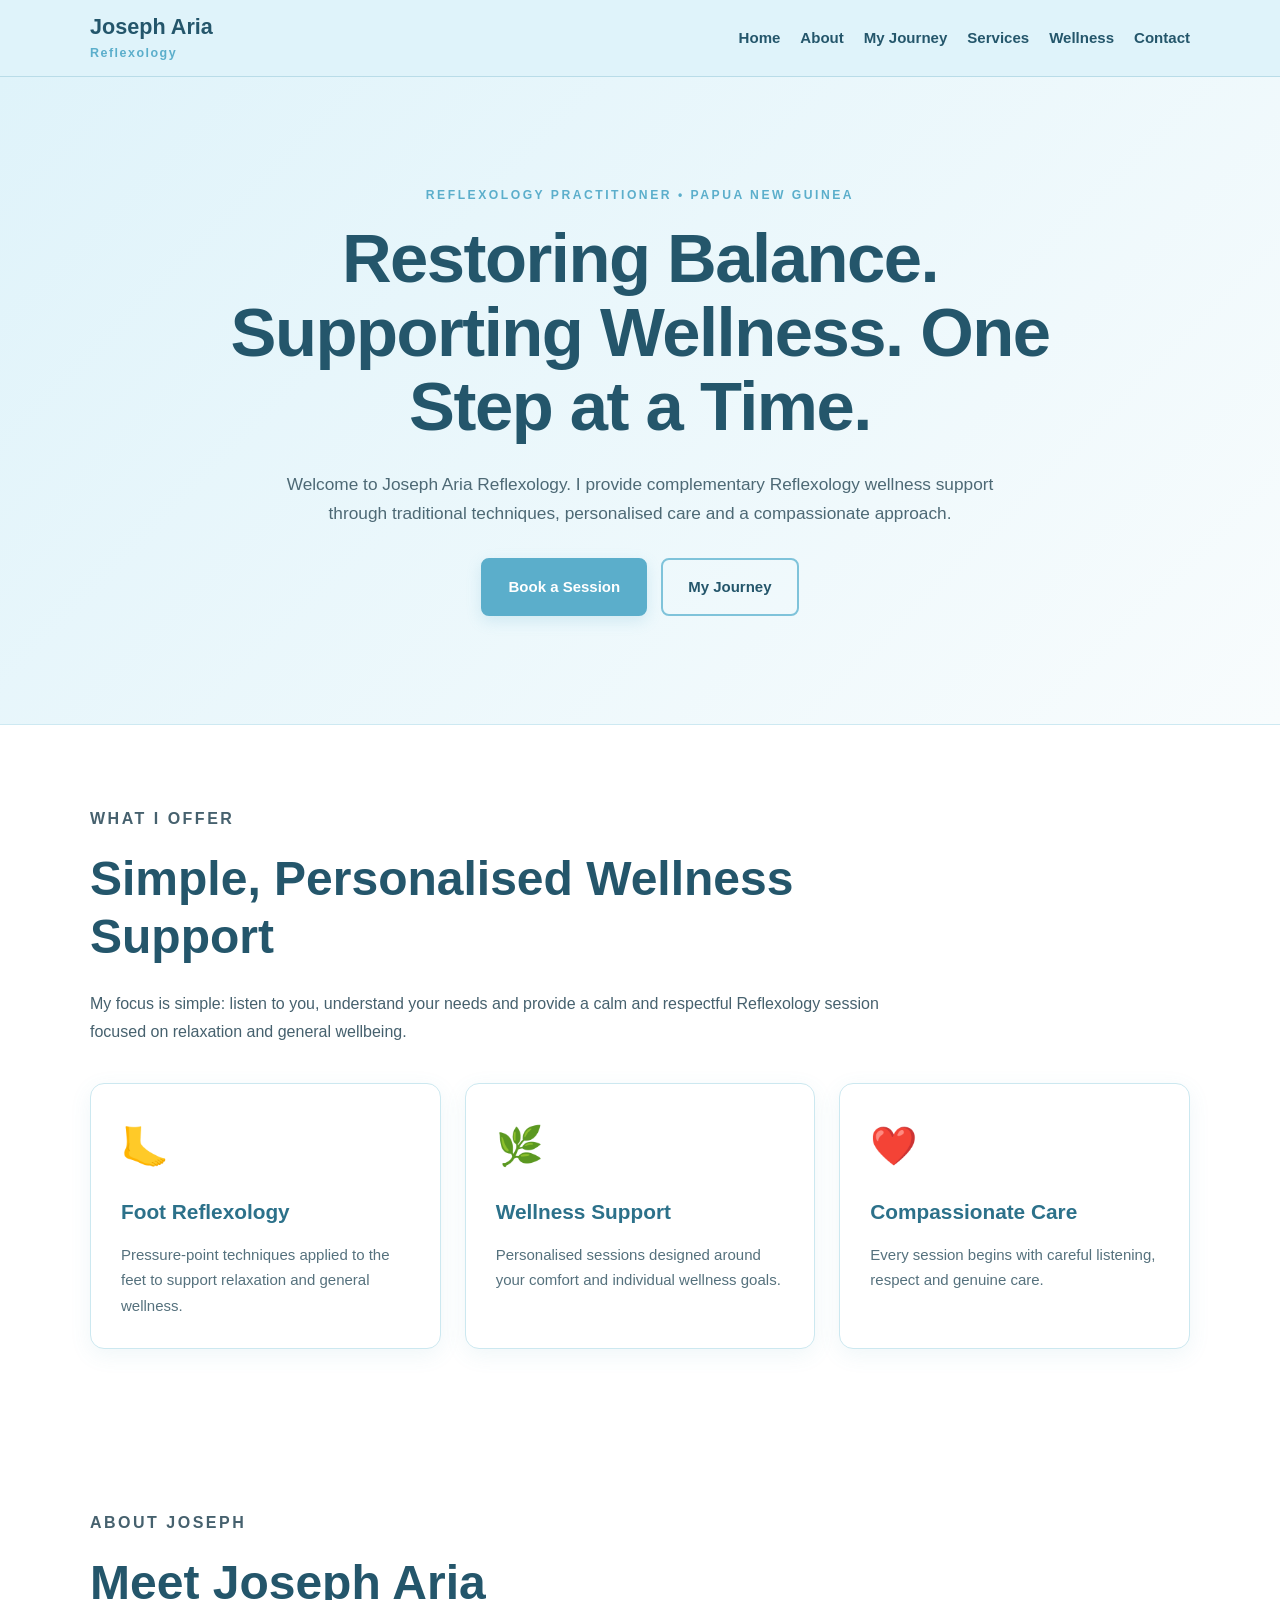
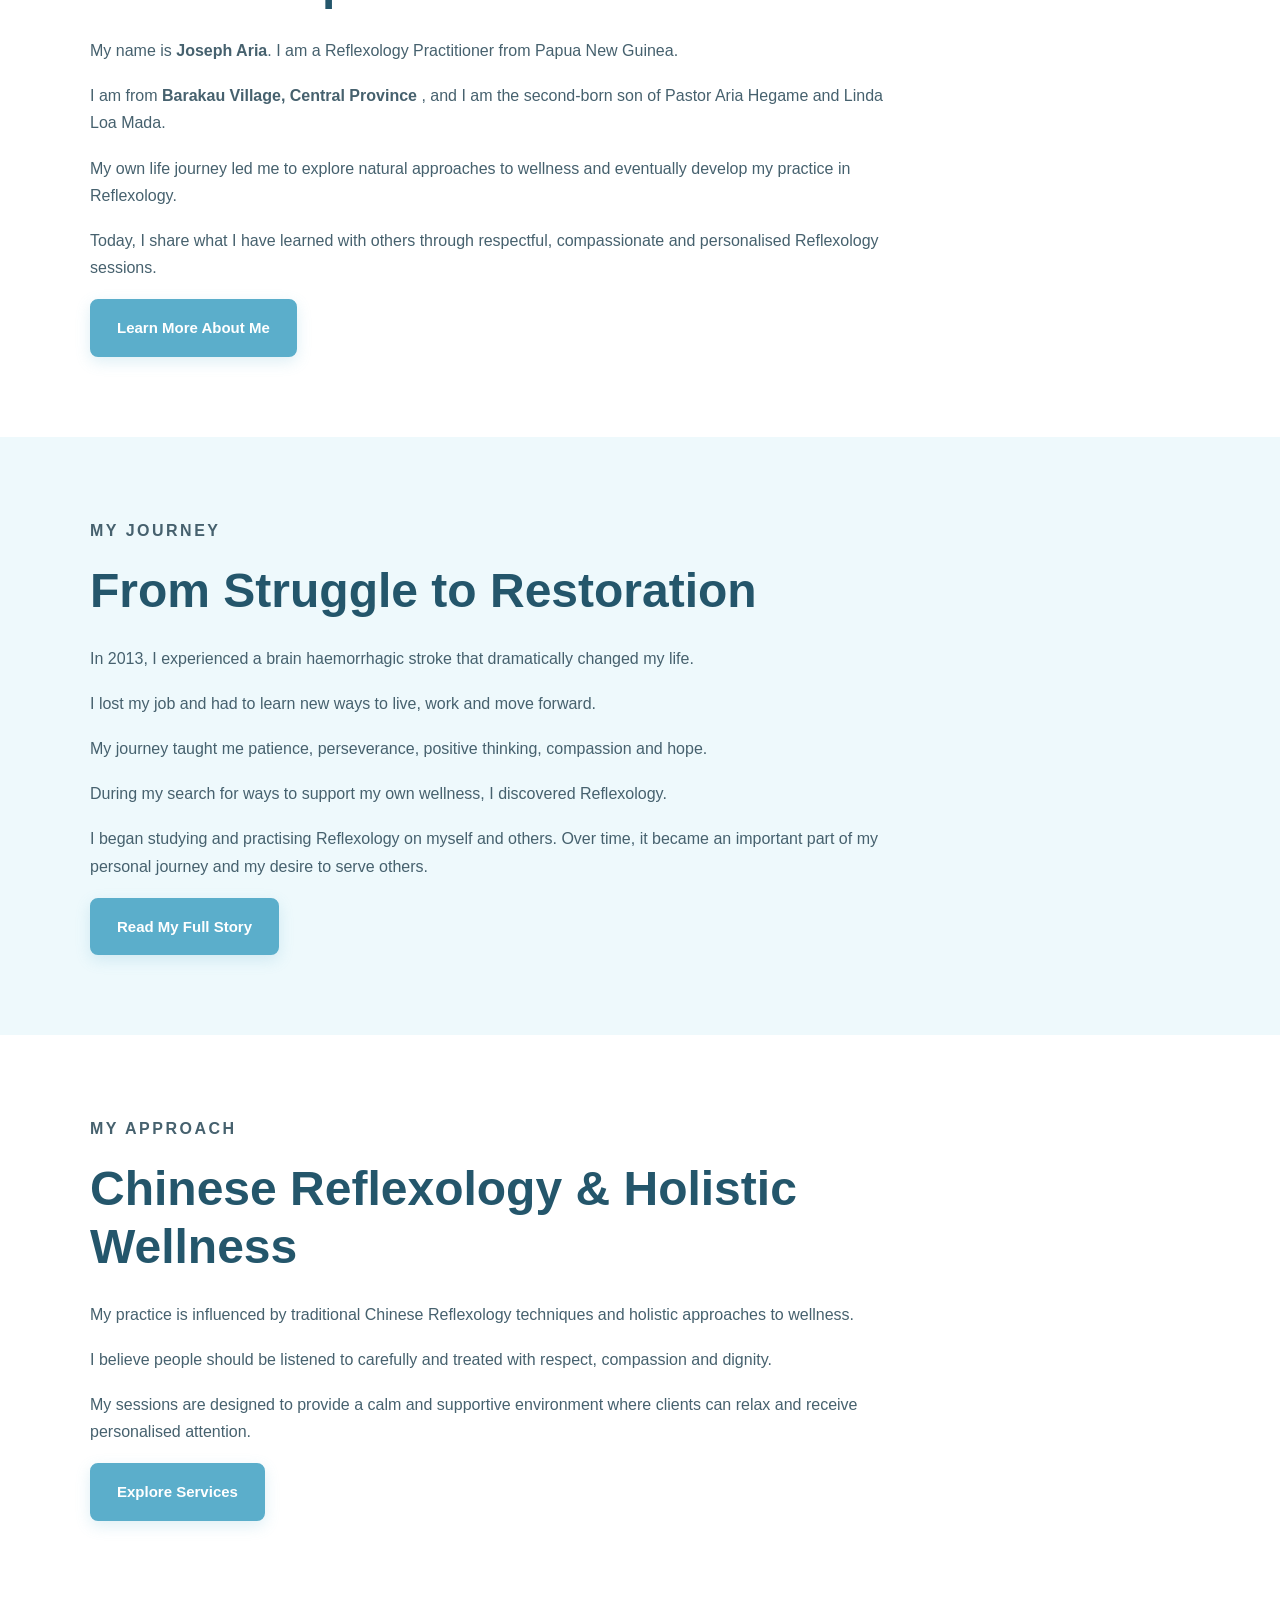
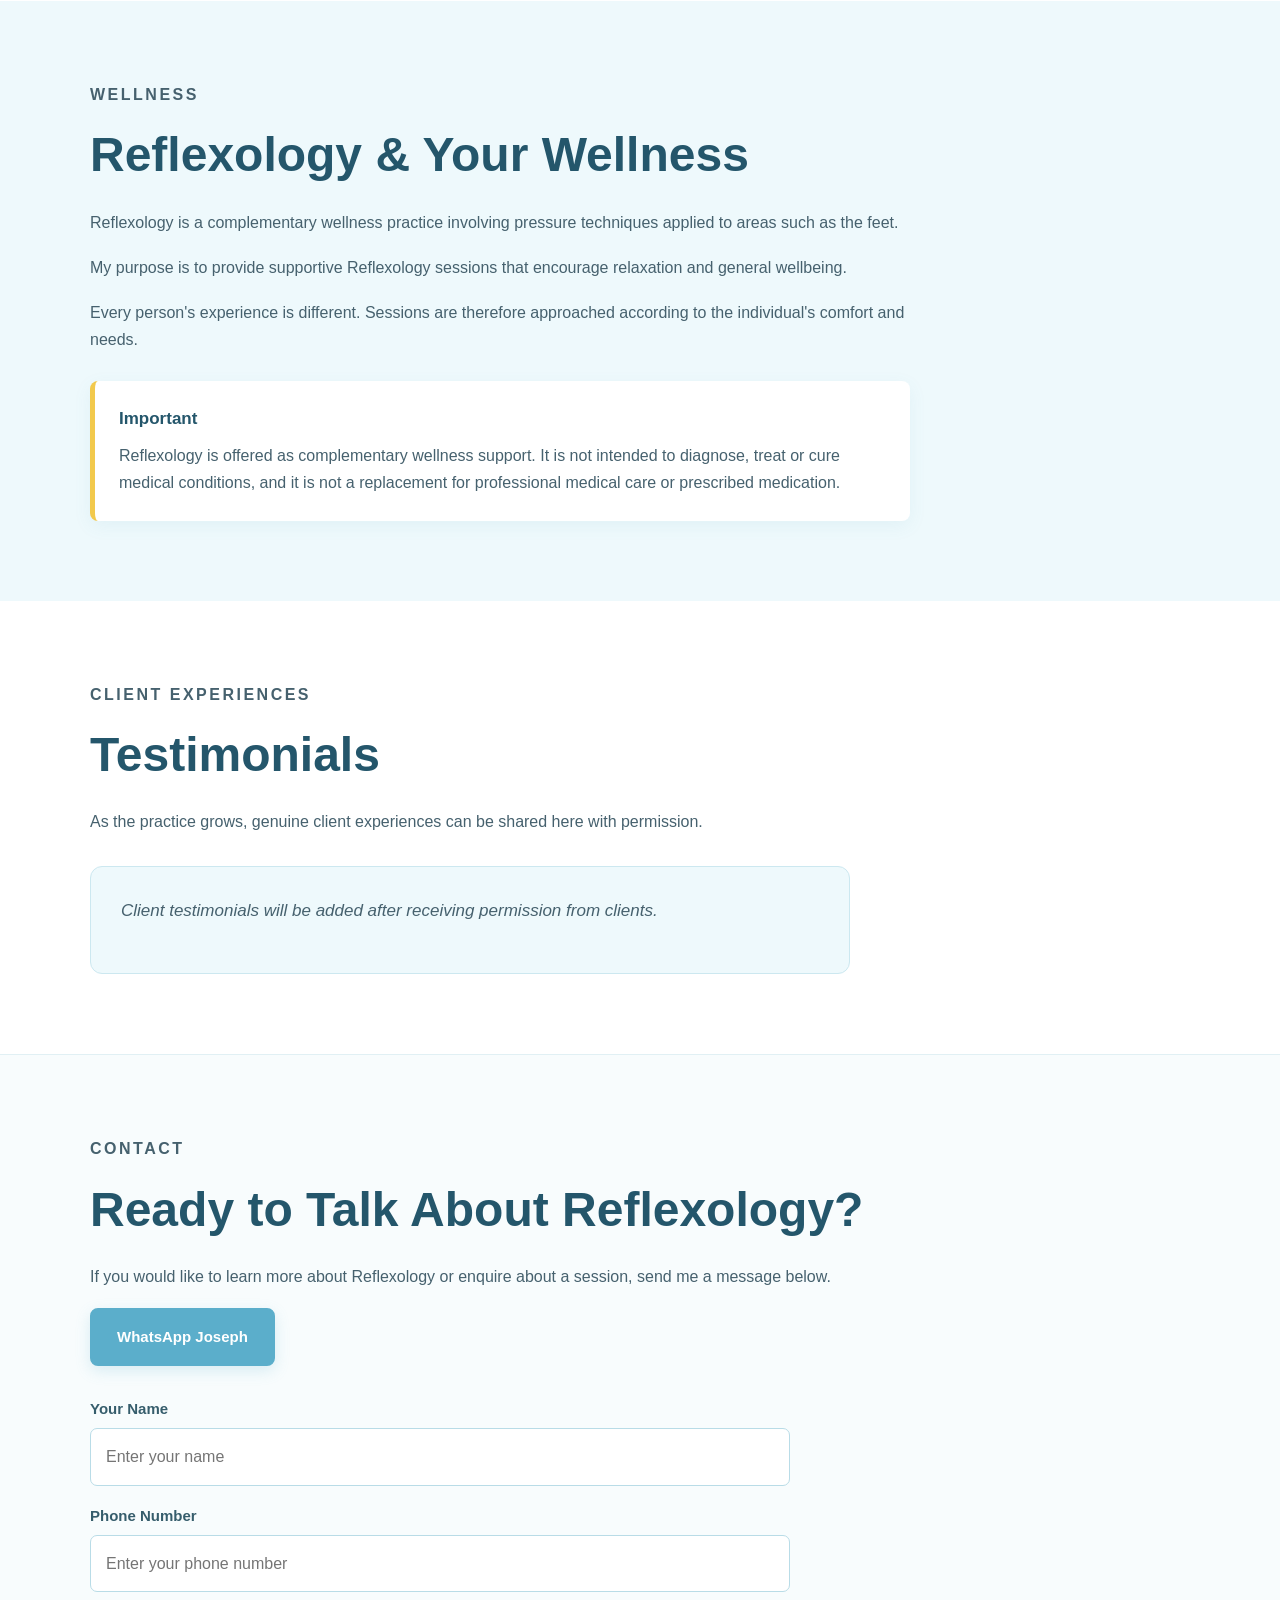
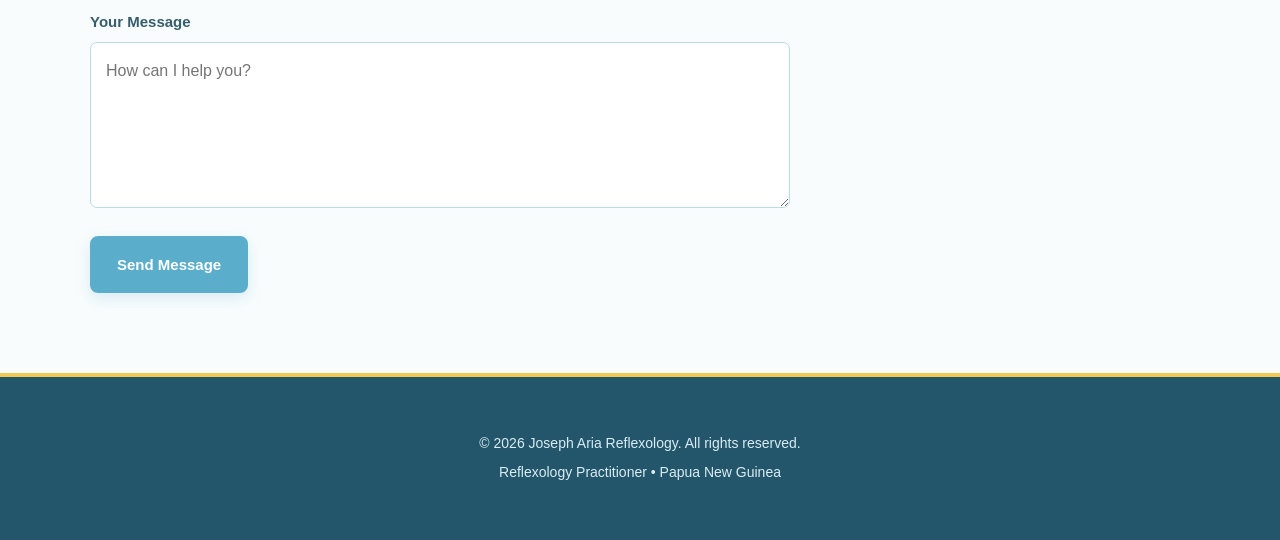
<file: index.html>
<!DOCTYPE html>
<html lang="en">

<head>

    <meta charset="UTF-8">

    <meta
        name="viewport"
        content="width=device-width, initial-scale=1.0"
    >

    <title>
        Joseph Aria Reflexology | Reflexology Practitioner PNG
    </title>

    <meta
        name="description"
        content="Joseph Aria Reflexology — complementary wellness support through Chinese Reflexology techniques in Papua New Guinea."
    >

    <link
        rel="stylesheet"
        href="style.css"
    >

</head>


<body>


    <!-- =========================================
         HEADER
    ========================================== -->

    <header>

        <div class="container">

            <div class="logo">

                <h2>
                    Joseph Aria
                </h2>

                <span>
                    Reflexology
                </span>

            </div>


            <button
                class="menu-toggle"
                aria-label="Open navigation menu"
                type="button"
            >
                ☰
            </button>


            <nav>

                <a href="index.html#home">
                    Home
                </a>

                <a href="about.html">
                    About
                </a>

                <a href="index.html#journey">
                    My Journey
                </a>

                <a href="services.html">
                    Services
                </a>

                <a href="wellness.html">
                    Wellness
                </a>

                <a href="index.html#contact">
                    Contact
                </a>

            </nav>

        </div>

    </header>



    <!-- =========================================
         MAIN
    ========================================== -->

    <main>


        <!-- =====================================
             HERO
        ====================================== -->

        <section
            id="home"
            class="hero"
        >

            <div class="container">

                <p class="section-label">
                    REFLEXOLOGY PRACTITIONER • PAPUA NEW GUINEA
                </p>


                <h1>
                    Restoring Balance.
                    Supporting Wellness.
                    One Step at a Time.
                </h1>


                <p>
                    Welcome to Joseph Aria Reflexology.
                    I provide complementary Reflexology
                    wellness support through traditional
                    techniques, personalised care and a
                    compassionate approach.
                </p>


                <div class="hero-buttons">

                    <a
                        href="#contact"
                        class="button primary"
                    >
                        Book a Session
                    </a>


                    <a
                        href="#journey"
                        class="button secondary"
                    >
                        My Journey
                    </a>

                </div>

            </div>

        </section>



        <!-- =====================================
             WHAT I OFFER
        ====================================== -->

        <section class="section">

            <div class="container">

                <p class="section-label">
                    WHAT I OFFER
                </p>


                <h2>
                    Simple, Personalised Wellness Support
                </h2>


                <p>
                    My focus is simple: listen to you,
                    understand your needs and provide a
                    calm and respectful Reflexology session
                    focused on relaxation and general
                    wellbeing.
                </p>


                <div class="service-grid">


                    <div class="service-card">

                        <div class="service-icon">
                            🦶
                        </div>

                        <h3>
                            Foot Reflexology
                        </h3>

                        <p>
                            Pressure-point techniques applied
                            to the feet to support relaxation
                            and general wellness.
                        </p>

                    </div>



                    <div class="service-card">

                        <div class="service-icon">
                            🌿
                        </div>

                        <h3>
                            Wellness Support
                        </h3>

                        <p>
                            Personalised sessions designed
                            around your comfort and individual
                            wellness goals.
                        </p>

                    </div>



                    <div class="service-card">

                        <div class="service-icon">
                            ❤️
                        </div>

                        <h3>
                            Compassionate Care
                        </h3>

                        <p>
                            Every session begins with careful
                            listening, respect and genuine care.
                        </p>

                    </div>


                </div>

            </div>

        </section>



        <!-- =====================================
             ABOUT JOSEPH
        ====================================== -->

        <section
            id="about"
            class="section"
        >

            <div class="container">

                <p class="section-label">
                    ABOUT JOSEPH
                </p>


                <h2>
                    Meet Joseph Aria
                </h2>


                <p>
                    My name is <strong>Joseph Aria</strong>.
                    I am a Reflexology Practitioner from
                    Papua New Guinea.
                </p>


                <p>I am from
<strong>
    Barakau Village, Central Province
</strong>,
and I am the second-born son of
                    Pastor Aria Hegame and Linda Loa Mada.
                </p>


                <p>
                    My own life journey led me to explore
                    natural approaches to wellness and
                    eventually develop my practice in
                    Reflexology.
                </p>


                <p>
                    Today, I share what I have learned with
                    others through respectful, compassionate
                    and personalised Reflexology sessions.
                </p>


                <a
                    href="about.html"
                    class="button primary"
                >
                    Learn More About Me
                </a>

            </div>

        </section>



        <!-- =====================================
             MY JOURNEY
        ====================================== -->

        <section
            id="journey"
            class="section journey-section"
        >

            <div class="container">

                <p class="section-label">
                    MY JOURNEY
                </p>


                <h2>
                    From Struggle to Restoration
                </h2>


                <p>
                    In 2013, I experienced a brain
                    haemorrhagic stroke that dramatically
                    changed my life.
                </p>


                <p>
                    I lost my job and had to learn new ways
                    to live, work and move forward.
                </p>


                <p>
                    My journey taught me patience,
                    perseverance, positive thinking,
                    compassion and hope.
                </p>


                <p>
                    During my search for ways to support
                    my own wellness, I discovered
                    Reflexology.
                </p>


                <p>
                    I began studying and practising
                    Reflexology on myself and others.
                    Over time, it became an important part
                    of my personal journey and my desire
                    to serve others.
                </p>


               <a
    href="journey.html"
    class="button primary"
>
    Read My Full Story
</a>

            </div>

        </section>



        <!-- =====================================
             MY APPROACH
        ====================================== -->

        <section class="section">

            <div class="container">

                <p class="section-label">
                    MY APPROACH
                </p>


                <h2>
                    Chinese Reflexology & Holistic Wellness
                </h2>


                <p>
                    My practice is influenced by traditional
                    Chinese Reflexology techniques and
                    holistic approaches to wellness.
                </p>


                <p>
                    I believe people should be listened to
                    carefully and treated with respect,
                    compassion and dignity.
                </p>


                <p>
                    My sessions are designed to provide a
                    calm and supportive environment where
                    clients can relax and receive
                    personalised attention.
                </p>


                <a
                    href="services.html"
                    class="button primary"
                >
                    Explore Services
                </a>

            </div>

        </section>



        <!-- =====================================
             WELLNESS
        ====================================== -->

        <section
            id="wellness"
            class="section wellness-section"
        >

            <div class="container">

                <p class="section-label">
                    WELLNESS
                </p>


                <h2>
                    Reflexology & Your Wellness
                </h2>


                <p>
                    Reflexology is a complementary wellness
                    practice involving pressure techniques
                    applied to areas such as the feet.
                </p>


                <p>
                    My purpose is to provide supportive
                    Reflexology sessions that encourage
                    relaxation and general wellbeing.
                </p>


                <p>
                    Every person's experience is different.
                    Sessions are therefore approached
                    according to the individual's comfort
                    and needs.
                </p>


                <div class="notice">

                    <strong>
                        Important
                    </strong>

                    <p>
                        Reflexology is offered as complementary
                        wellness support. It is not intended
                        to diagnose, treat or cure medical
                        conditions, and it is not a replacement
                        for professional medical care or
                        prescribed medication.
                    </p>

                </div>

            </div>

        </section>



        <!-- =====================================
             CLIENT EXPERIENCES
        ====================================== -->

        <section class="section">

            <div class="container">

                <p class="section-label">
                    CLIENT EXPERIENCES
                </p>


                <h2>
                    Testimonials
                </h2>


                <p>
                    As the practice grows, genuine client
                    experiences can be shared here with
                    permission.
                </p>


                <div class="testimonial">

                    <p>
                        Client testimonials will be added
                        after receiving permission from
                        clients.
                    </p>

                </div>

            </div>

        </section>

   <!-- =====================================
             CONTACT
        ====================================== -->

        <section
            id="contact"
            class="section contact-section"
        >

            <div class="container">

                <p class="section-label">
                    CONTACT
                </p>


                <h2>
                    Ready to Talk About Reflexology?
                </h2>


                <p>
                    If you would like to learn more about
                    Reflexology or enquire about a session,
                    send me a message below.
                </p>


                <!-- WHATSAPP -->

                <a
                    href="https://wa.me/67577432661?text=Hello%20Joseph%2C%20I%20would%20like%20to%20learn%20more%20about%20Reflexology."
                    class="button primary whatsapp-button"
                    target="_blank"
                    rel="noopener"
                >
                    WhatsApp Joseph
                </a>


                <!-- CONTACT FORM -->

                <form
                    id="contactForm"
                    action="https://formspree.io/f/xwlvoayz"
                    method="POST"
                >


                    <label for="name">
                        Your Name
                    </label>


                    <input
                        type="text"
                        id="name"
                        name="name"
                        placeholder="Enter your name"
                        required
                    >


                    <label for="phone">
                        Phone Number
                    </label>


                    <input
                        type="tel"
                        id="phone"
                        name="phone"
                        placeholder="Enter your phone number"
                        required
                    >


                    <label for="message">
                        Your Message
                    </label>


                    <textarea
                        id="message"
                        name="message"
                        rows="5"
                        placeholder="How can I help you?"
                        required
                    ></textarea>


                    <button
                        type="submit"
                        class="button primary"
                    >
                        Send Message
                    </button>


                </form>

            </div>

        </section>


    </main>



    <!-- =========================================
         FOOTER
    ========================================== -->

    <footer>

        <div class="container">

            <p>
                © 2026 Joseph Aria Reflexology.
                All rights reserved.
            </p>

            <p>
                Reflexology Practitioner • Papua New Guinea
            </p>

        </div>

    </footer>



    <!-- =========================================
         JAVASCRIPT
    ========================================== -->

    <script src="script.js"></script>

</body>

</html>
</file>
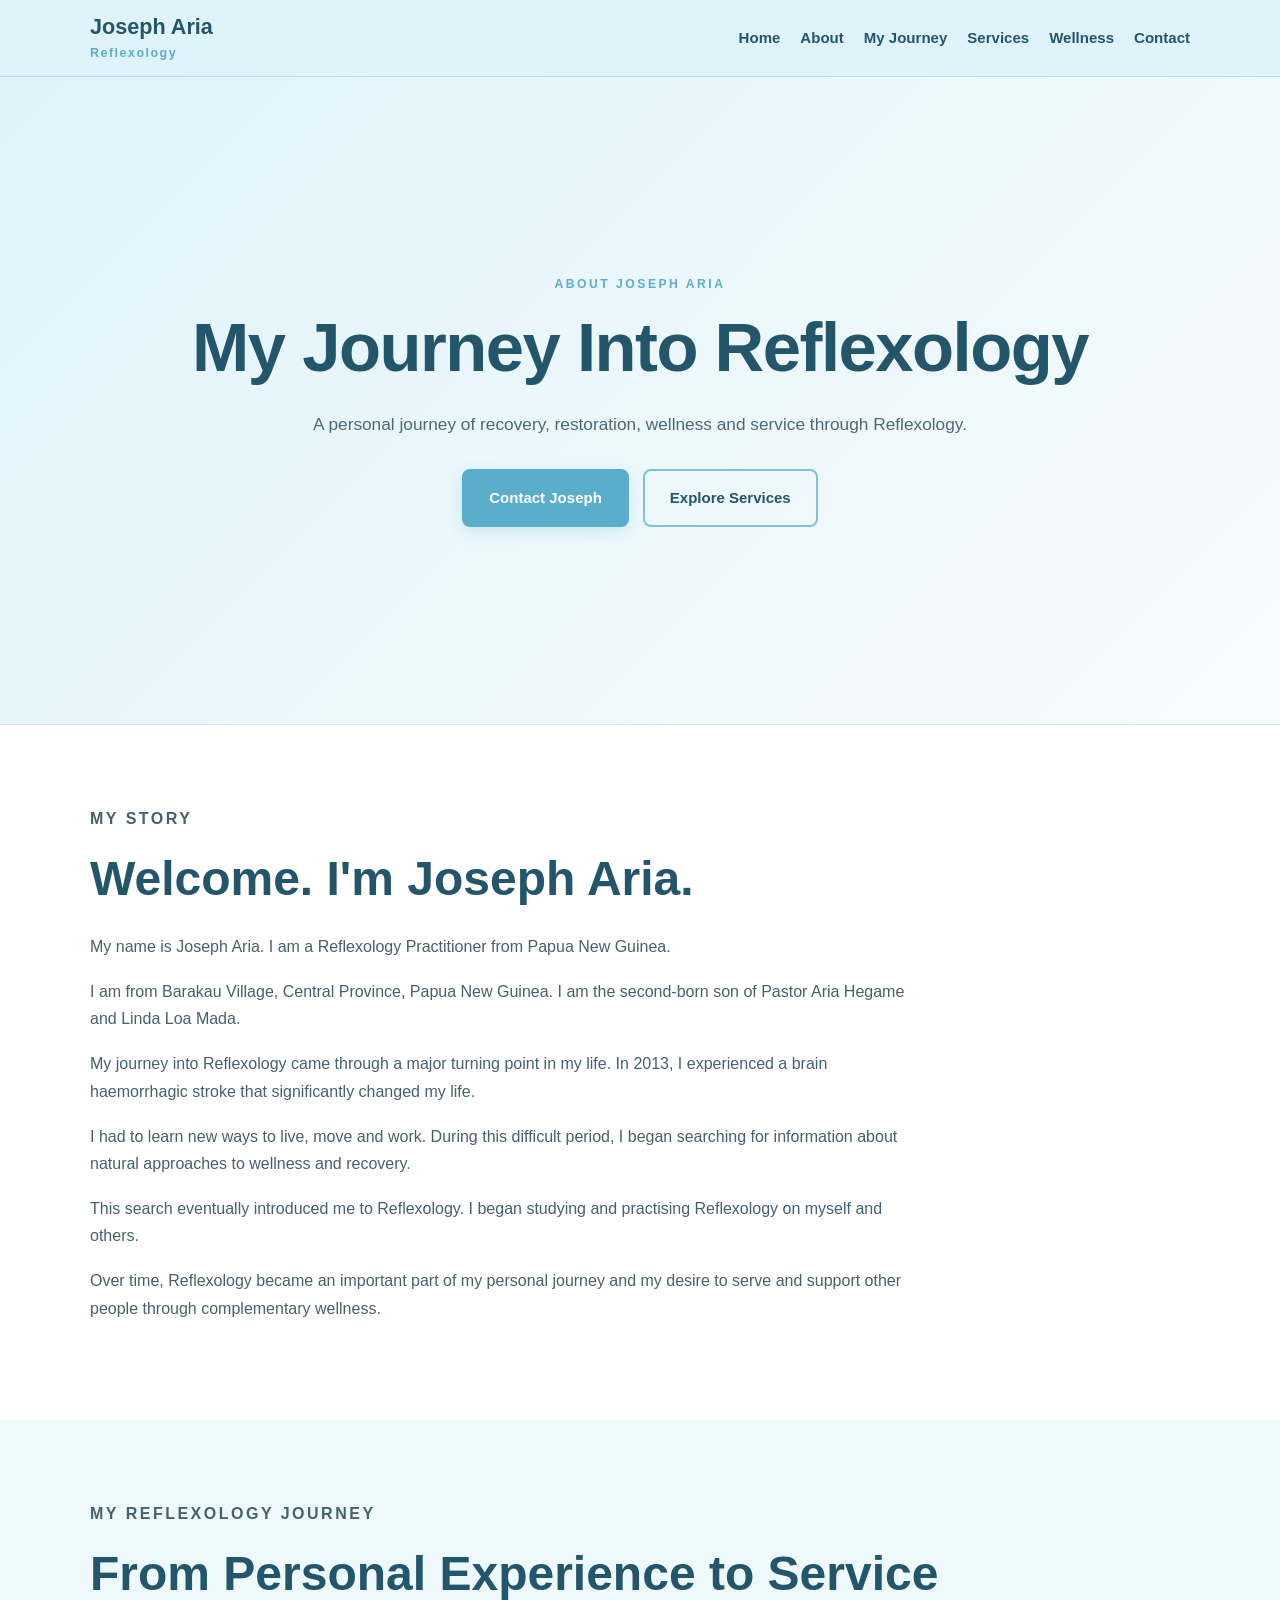
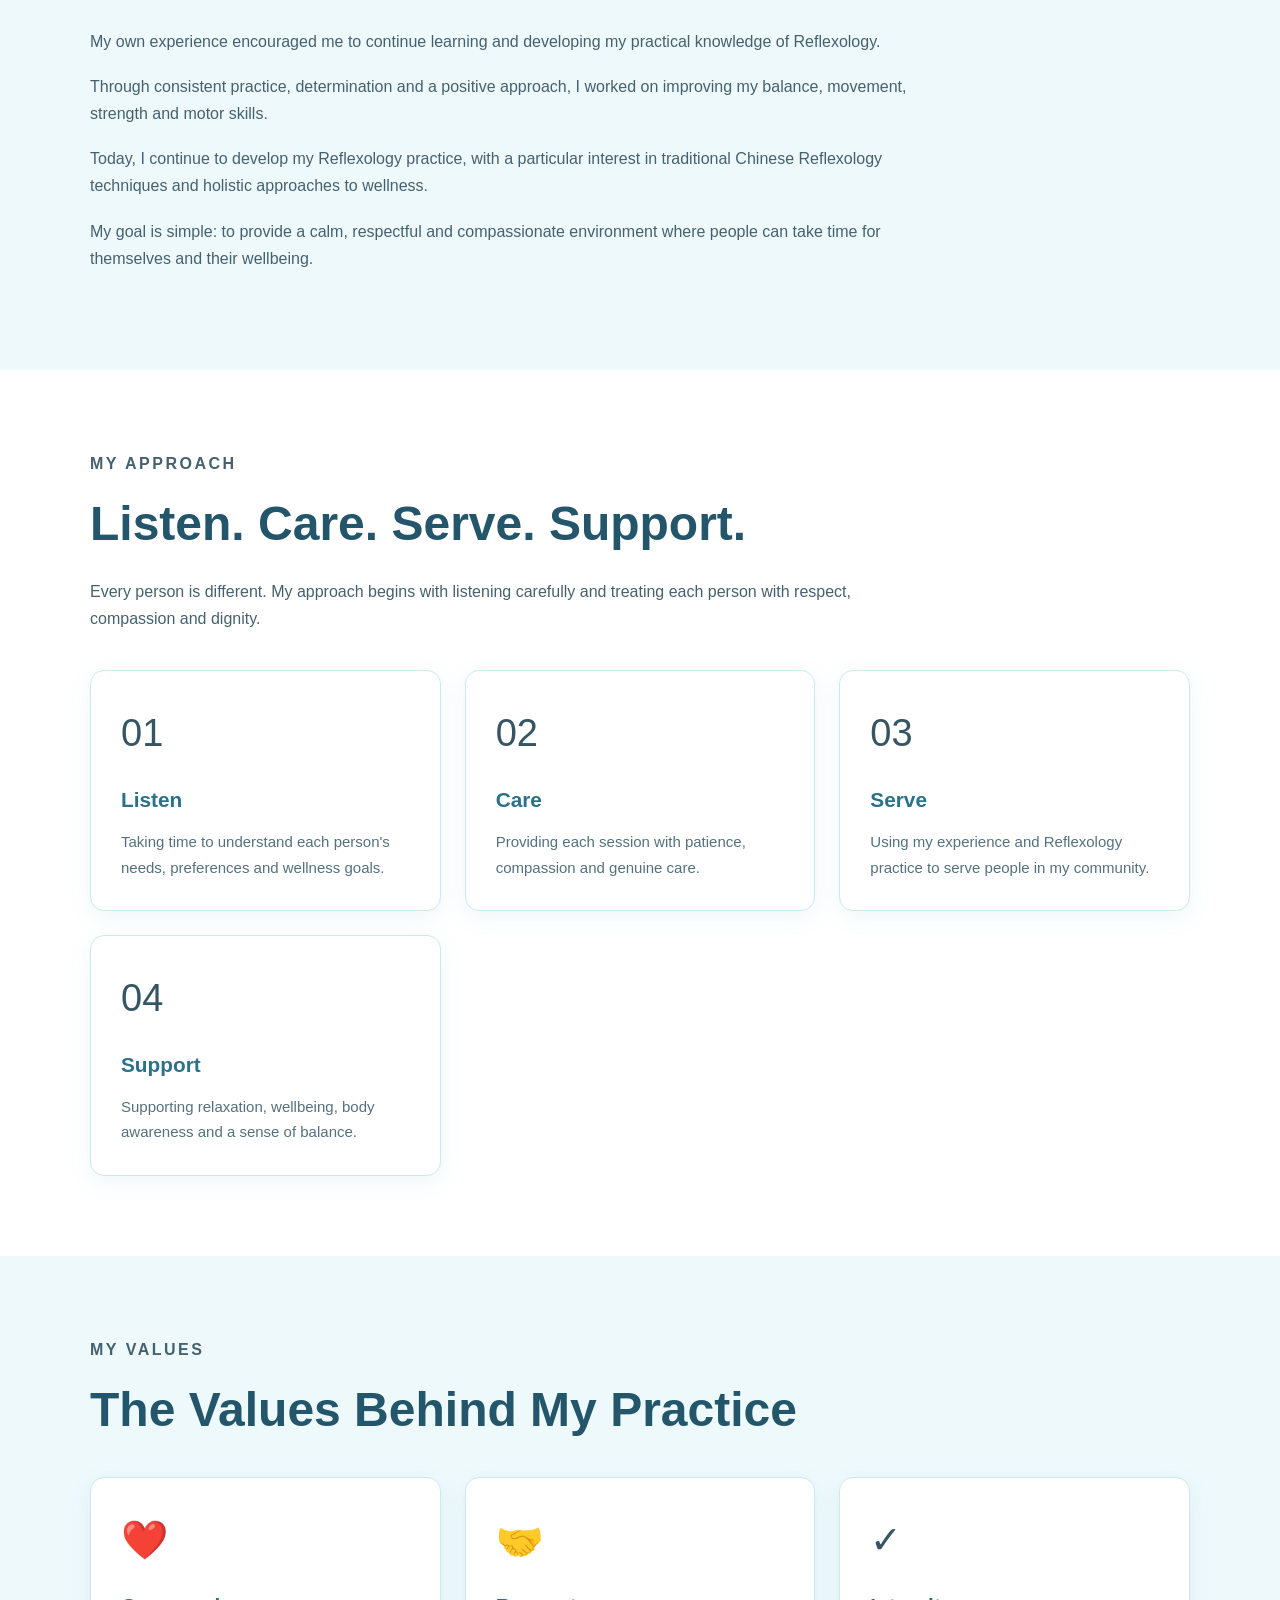
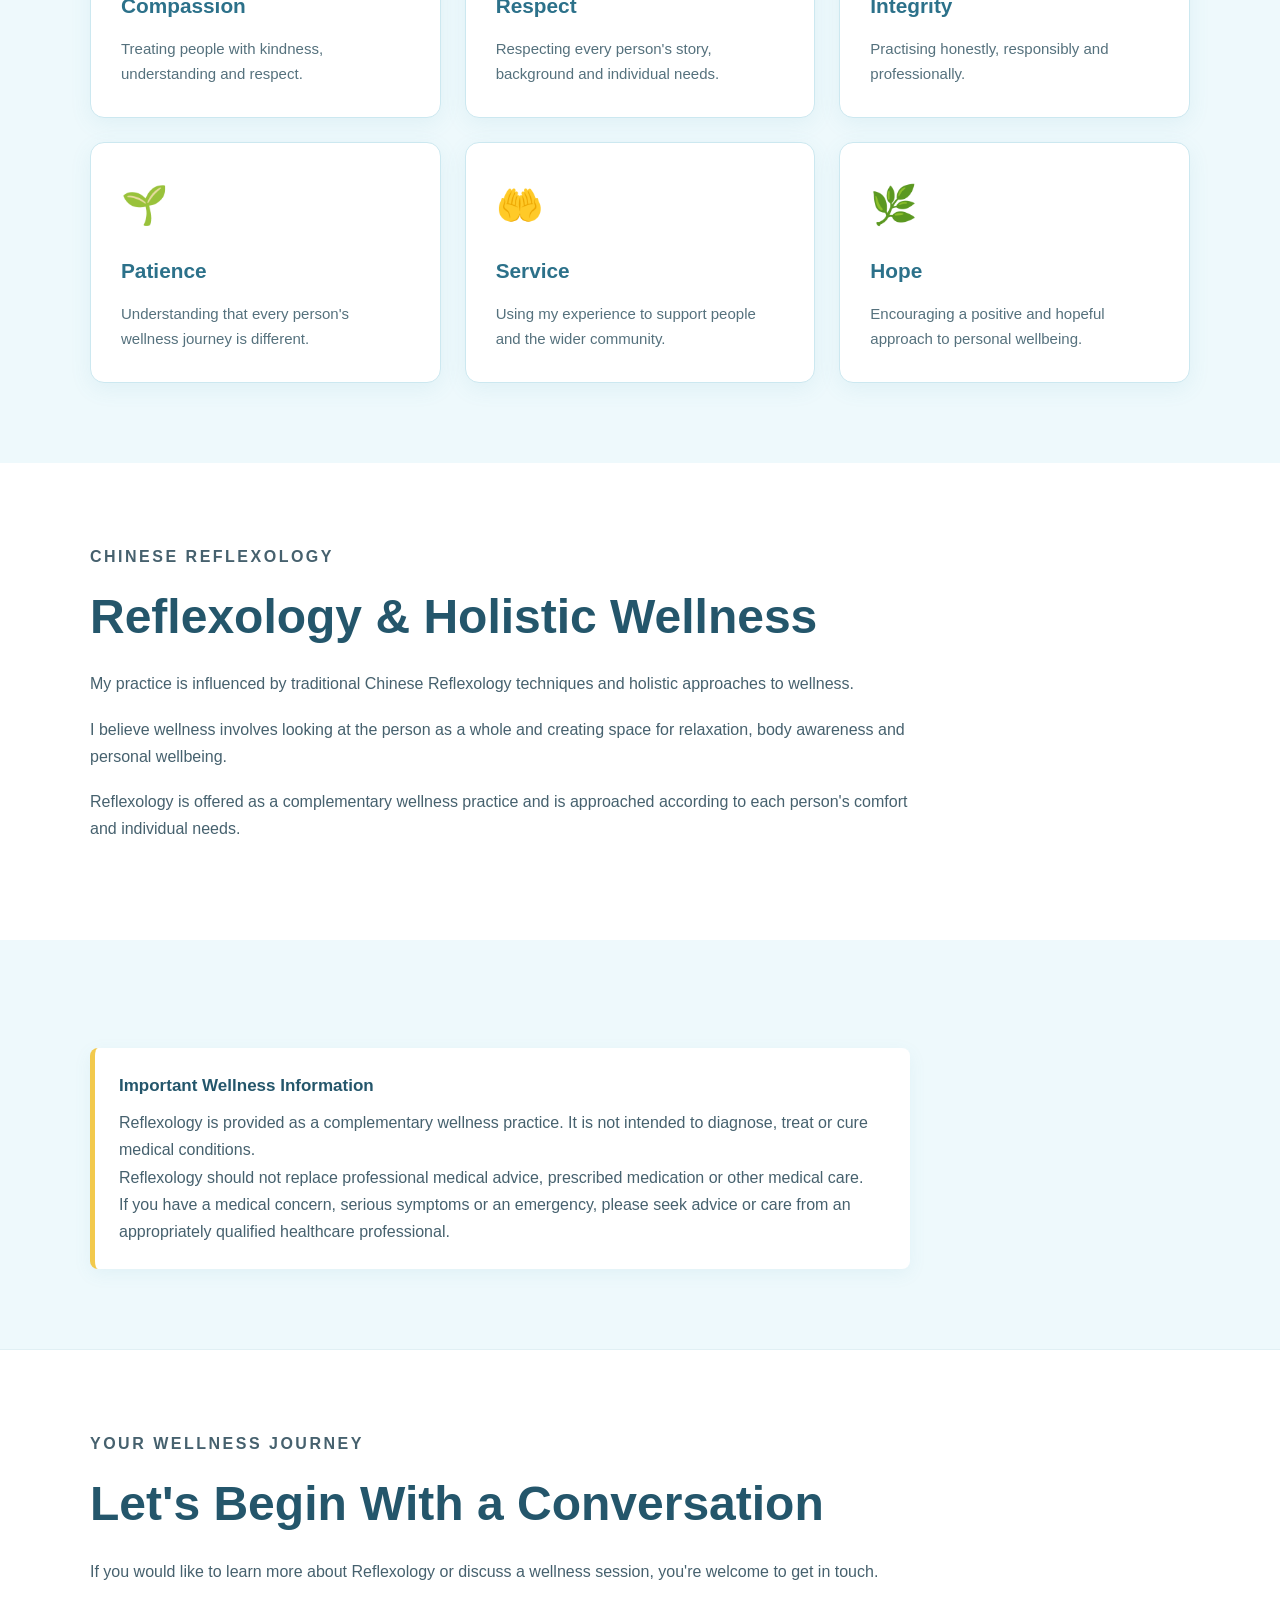
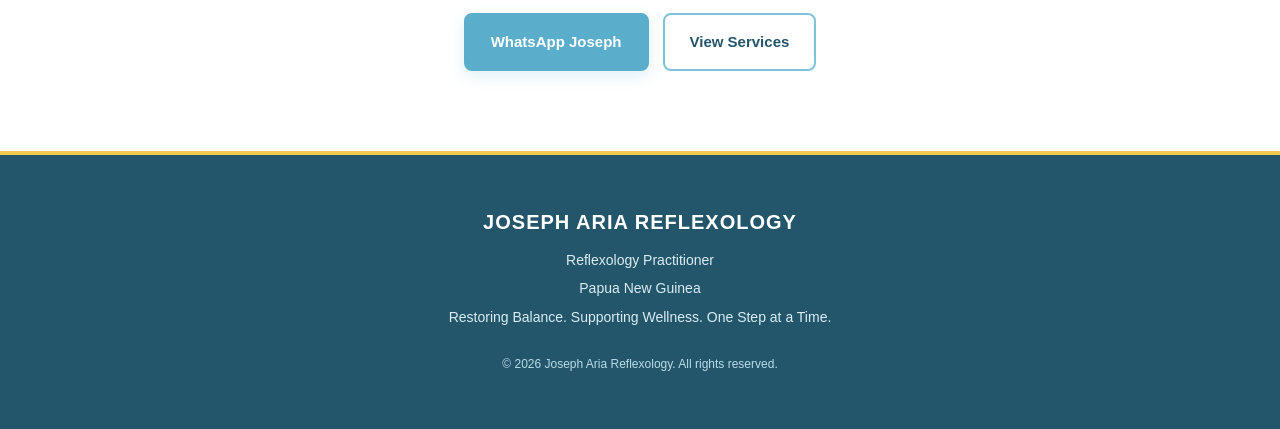
<file: about.html>
<!DOCTYPE html>
<html lang="en">

<head>

    <meta charset="UTF-8">

    <meta
        name="viewport"
        content="width=device-width, initial-scale=1.0"
    >

    <title>
        About | Joseph Aria Reflexology
    </title>

    <meta
        name="description"
        content="Learn about Joseph Aria, Reflexology Practitioner from Papua New Guinea, his personal journey and his approach to complementary wellness through Reflexology."
    >

    <link
        rel="stylesheet"
        href="style.css"
    >

</head>


<body>


    <!-- =========================================
         HEADER
    ========================================== -->

    <header>

        <div class="container">

            <div class="logo">

                <h2>
                    Joseph Aria
                </h2>

                <span>
                    Reflexology
                </span>

            </div>


            <button
                class="menu-toggle"
                aria-label="Open navigation menu"
                type="button"
            >
                ☰
            </button>


            <nav>

                <a href="index.html#home">
                    Home
                </a>

                <a href="about.html">
                    About
                </a>

                <a href="journey.html">
    My Journey
</a>
                </a>

                <a href="services.html">
                    Services
                </a>

                <a href="index.html#wellness">
                    Wellness
                </a>

                <a href="index.html#contact">
                    Contact
                </a>

            </nav>

        </div>

    </header>



    <!-- =========================================
         MAIN
    ========================================== -->

    <main>


        <!-- =====================================
             ABOUT HERO
        ====================================== -->

        <section class="hero">

            <div class="container">

                <p class="section-label">
                    ABOUT JOSEPH ARIA
                </p>


                <h1>
                    My Journey Into Reflexology
                </h1>


                <p>
                    A personal journey of recovery,
                    restoration, wellness and service
                    through Reflexology.
                </p>


                <div class="hero-buttons">

                    <a
                        href="index.html#contact"
                        class="button primary"
                    >
                        Contact Joseph
                    </a>


                    <a
                        href="services.html"
                        class="button secondary"
                    >
                        Explore Services
                    </a>

                </div>

            </div>

        </section>



        <!-- =====================================
             ABOUT JOSEPH
        ====================================== -->

        <section class="section">

            <div class="container">

                <p class="section-label">
                    MY STORY
                </p>


                <h2>
                    Welcome. I'm Joseph Aria.
                </h2>


                <p>
                    My name is Joseph Aria. I am a
                    Reflexology Practitioner from
                    Papua New Guinea.
                </p>


                <p>
                    I am from Barakau Village, Central
                    Province, Papua New Guinea. I am the
                    second-born son of Pastor Aria Hegame
                    and Linda Loa Mada.
                </p>


                <p>
                    My journey into Reflexology came
                    through a major turning point in
                    my life. In 2013, I experienced a
                    brain haemorrhagic stroke that
                    significantly changed my life.
                </p>


                <p>
                    I had to learn new ways to live,
                    move and work. During this difficult
                    period, I began searching for
                    information about natural approaches
                    to wellness and recovery.
                </p>


                <p>
                    This search eventually introduced
                    me to Reflexology. I began studying
                    and practising Reflexology on myself
                    and others.
                </p>


                <p>
                    Over time, Reflexology became an
                    important part of my personal journey
                    and my desire to serve and support
                    other people through complementary
                    wellness.
                </p>

            </div>

        </section>



        <!-- =====================================
             REFLEXOLOGY JOURNEY
        ====================================== -->

        <section class="section wellness-section">

            <div class="container">

                <p class="section-label">
                    MY REFLEXOLOGY JOURNEY
                </p>


                <h2>
                    From Personal Experience to Service
                </h2>


                <p>
                    My own experience encouraged me to
                    continue learning and developing my
                    practical knowledge of Reflexology.
                </p>


                <p>
                    Through consistent practice,
                    determination and a positive approach,
                    I worked on improving my balance,
                    movement, strength and motor skills.
                </p>


                <p>
                    Today, I continue to develop my
                    Reflexology practice, with a particular
                    interest in traditional Chinese
                    Reflexology techniques and holistic
                    approaches to wellness.
                </p>


                <p>
                    My goal is simple: to provide a calm,
                    respectful and compassionate environment
                    where people can take time for themselves
                    and their wellbeing.
                </p>

            </div>

        </section>



        <!-- =====================================
             MY APPROACH
        ====================================== -->

        <section class="section">

            <div class="container">

                <p class="section-label">
                    MY APPROACH
                </p>


                <h2>
                    Listen. Care. Serve. Support.
                </h2>


                <p>
                    Every person is different. My approach
                    begins with listening carefully and
                    treating each person with respect,
                    compassion and dignity.
                </p>


                <div class="service-grid">


                    <div class="service-card">

                        <div class="service-icon">
                            01
                        </div>


                        <h3>
                            Listen
                        </h3>


                        <p>
                            Taking time to understand each
                            person's needs, preferences and
                            wellness goals.
                        </p>

                    </div>



                    <div class="service-card">

                        <div class="service-icon">
                            02
                        </div>


                        <h3>
                            Care
                        </h3>


                        <p>
                            Providing each session with
                            patience, compassion and
                            genuine care.
                        </p>

                    </div>



                    <div class="service-card">

                        <div class="service-icon">
                            03
                        </div>


                        <h3>
                            Serve
                        </h3>


                        <p>
                            Using my experience and
                            Reflexology practice to serve
                            people in my community.
                        </p>

                    </div>



                    <div class="service-card">

                        <div class="service-icon">
                            04
                        </div>


                        <h3>
                            Support
                        </h3>


                        <p>
                            Supporting relaxation,
                            wellbeing, body awareness
                            and a sense of balance.
                        </p>

                    </div>


                </div>

            </div>

        </section>



        <!-- =====================================
             VALUES
        ====================================== -->

        <section class="section journey-section">

            <div class="container">

                <p class="section-label">
                    MY VALUES
                </p>


                <h2>
                    The Values Behind My Practice
                </h2>


                <div class="service-grid">


                    <div class="service-card">

                        <div class="service-icon">
                            ❤️
                        </div>


                        <h3>
                            Compassion
                        </h3>


                        <p>
                            Treating people with kindness,
                            understanding and respect.
                        </p>

                    </div>



                    <div class="service-card">

                        <div class="service-icon">
                            🤝
                        </div>


                        <h3>
                            Respect
                        </h3>


                        <p>
                            Respecting every person's story,
                            background and individual needs.
                        </p>

                    </div>



                    <div class="service-card">

                        <div class="service-icon">
                            ✓
                        </div>


                        <h3>
                            Integrity
                        </h3>


                        <p>
                            Practising honestly, responsibly
                            and professionally.
                        </p>

                    </div>



                    <div class="service-card">

                        <div class="service-icon">
                            🌱
                        </div>


                        <h3>
                            Patience
                        </h3>


                        <p>
                            Understanding that every person's
                            wellness journey is different.
                        </p>

                    </div>



                    <div class="service-card">

                        <div class="service-icon">
                            🤲
                        </div>


                        <h3>
                            Service
                        </h3>


                        <p>
                            Using my experience to support
                            people and the wider community.
                        </p>

                    </div>



                    <div class="service-card">

                        <div class="service-icon">
                            🌿
                        </div>


                        <h3>
                            Hope
                        </h3>


                        <p>
                            Encouraging a positive and hopeful
                            approach to personal wellbeing.
                        </p>

                    </div>


                </div>

            </div>

        </section>



        <!-- =====================================
             MY APPROACH TO REFLEXOLOGY
        ====================================== -->

        <section class="section">

            <div class="container">

                <p class="section-label">
                    CHINESE REFLEXOLOGY
                </p>


                <h2>
                    Reflexology & Holistic Wellness
                </h2>


                <p>
                    My practice is influenced by traditional
                    Chinese Reflexology techniques and
                    holistic approaches to wellness.
                </p>


                <p>
                    I believe wellness involves looking at
                    the person as a whole and creating space
                    for relaxation, body awareness and
                    personal wellbeing.
                </p>


                <p>
                    Reflexology is offered as a complementary
                    wellness practice and is approached
                    according to each person's comfort and
                    individual needs.
                </p>

            </div>

        </section>



        <!-- =====================================
             WELLNESS NOTICE
        ====================================== -->

        <section class="section wellness-section">

            <div class="container">

                <div class="notice">

                    <strong>
                        Important Wellness Information
                    </strong>


                    <p>
                        Reflexology is provided as a
                        complementary wellness practice.
                        It is not intended to diagnose,
                        treat or cure medical conditions.
                    </p>


                    <p>
                        Reflexology should not replace
                        professional medical advice,
                        prescribed medication or other
                        medical care.
                    </p>


                    <p>
                        If you have a medical concern,
                        serious symptoms or an emergency,
                        please seek advice or care from an
                        appropriately qualified healthcare
                        professional.
                    </p>

                </div>

            </div>

        </section>



        <!-- =====================================
             CALL TO ACTION
        ====================================== -->

        <section class="section contact-section">

            <div class="container">

                <p class="section-label">
                    YOUR WELLNESS JOURNEY
                </p>


                <h2>
                    Let's Begin With a Conversation
                </h2>


                <p>
                    If you would like to learn more about
                    Reflexology or discuss a wellness
                    session, you're welcome to get in touch.
                </p>


                <div class="hero-buttons">

                    <a
                        href="https://wa.me/67577432661?text=Hello%20Joseph%2C%20I%20would%20like%20to%20learn%20more%20about%20Reflexology."
                        class="button primary"
                        target="_blank"
                        rel="noopener"
                    >
                        WhatsApp Joseph
                    </a>


                    <a
                        href="services.html"
                        class="button secondary"
                    >
                        View Services
                    </a>

                </div>

            </div>

        </section>


    </main>



    <!-- =====================================
         FOOTER
    ====================================== -->

    <footer>

        <div class="container">

            <h3>
                JOSEPH ARIA REFLEXOLOGY
            </h3>


            <p>
                Reflexology Practitioner
            </p>


            <p>
                Papua New Guinea
            </p>


            <p>
                Restoring Balance. Supporting Wellness.
                One Step at a Time.
            </p>


            <p class="copyright">
                © 2026 Joseph Aria Reflexology.
                All rights reserved.
            </p>

        </div>

    </footer>



    <script src="script.js"></script>


</body>

</html>
</file>
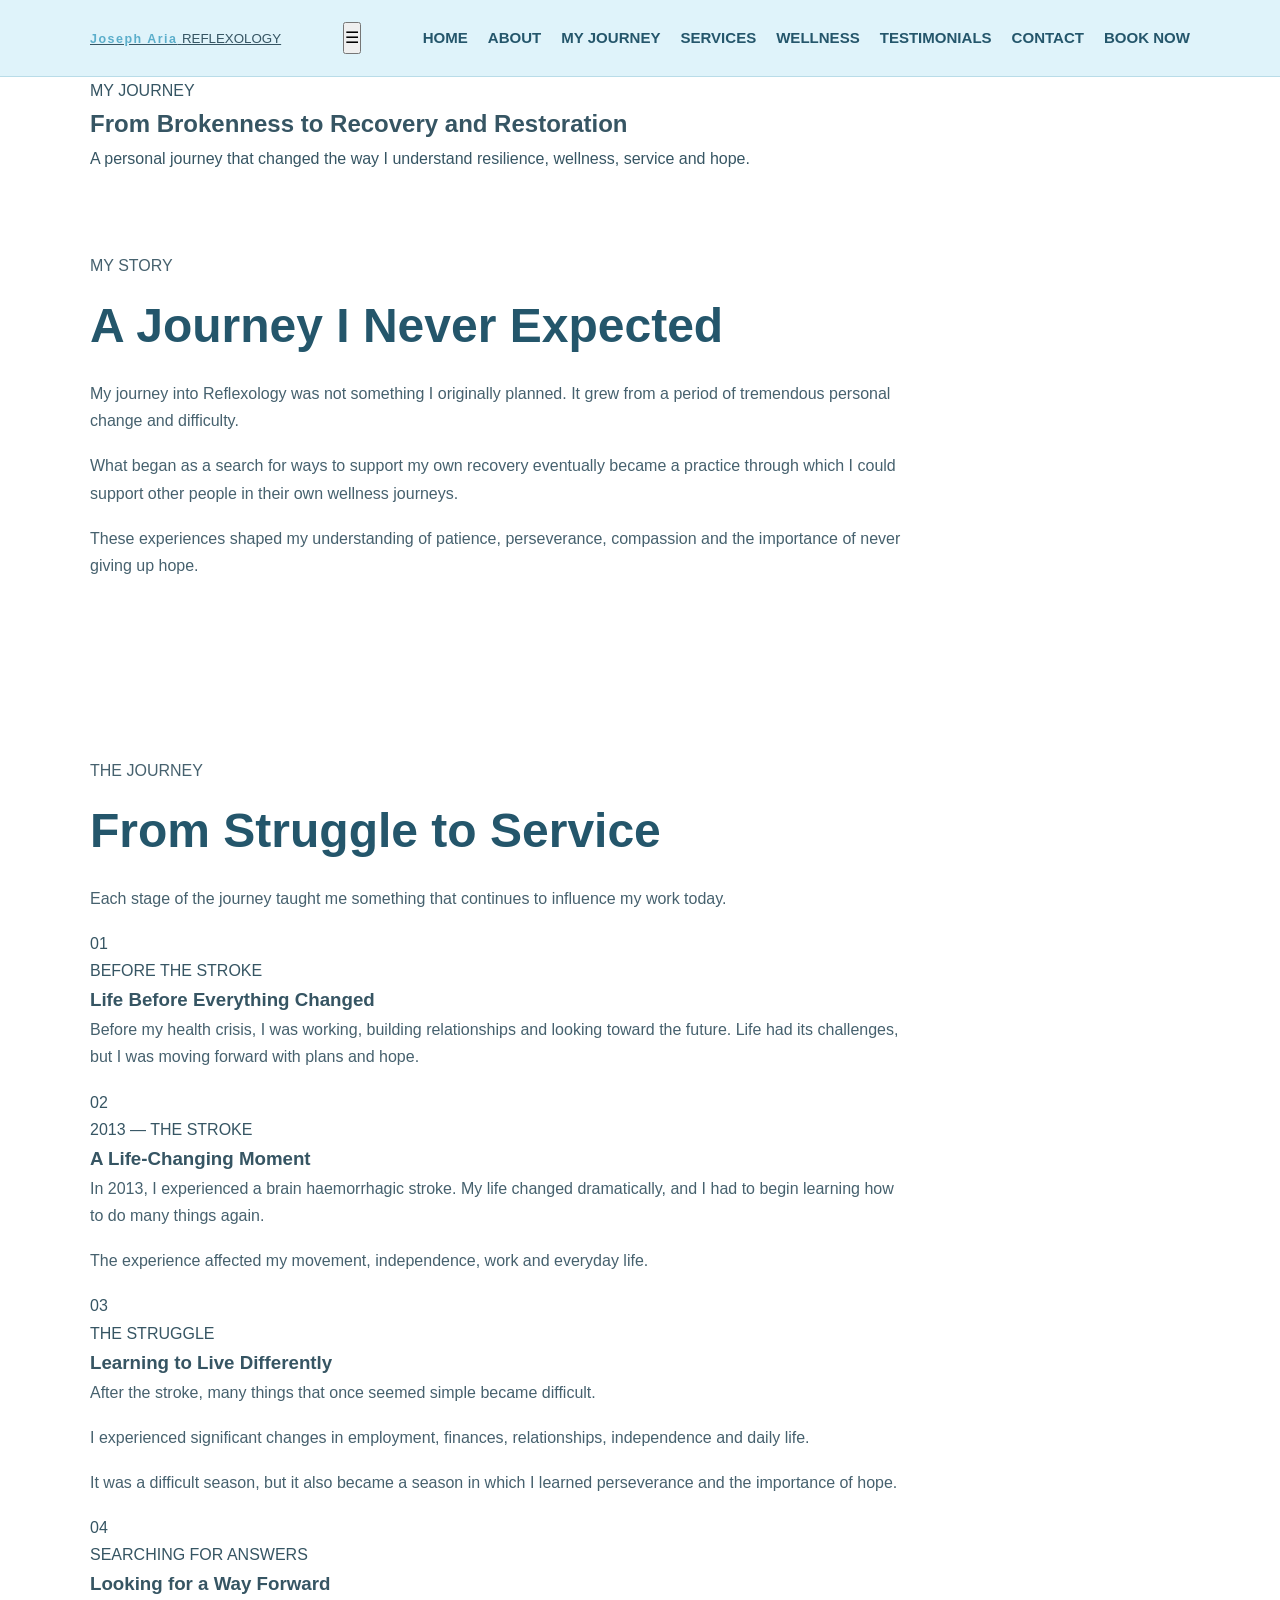
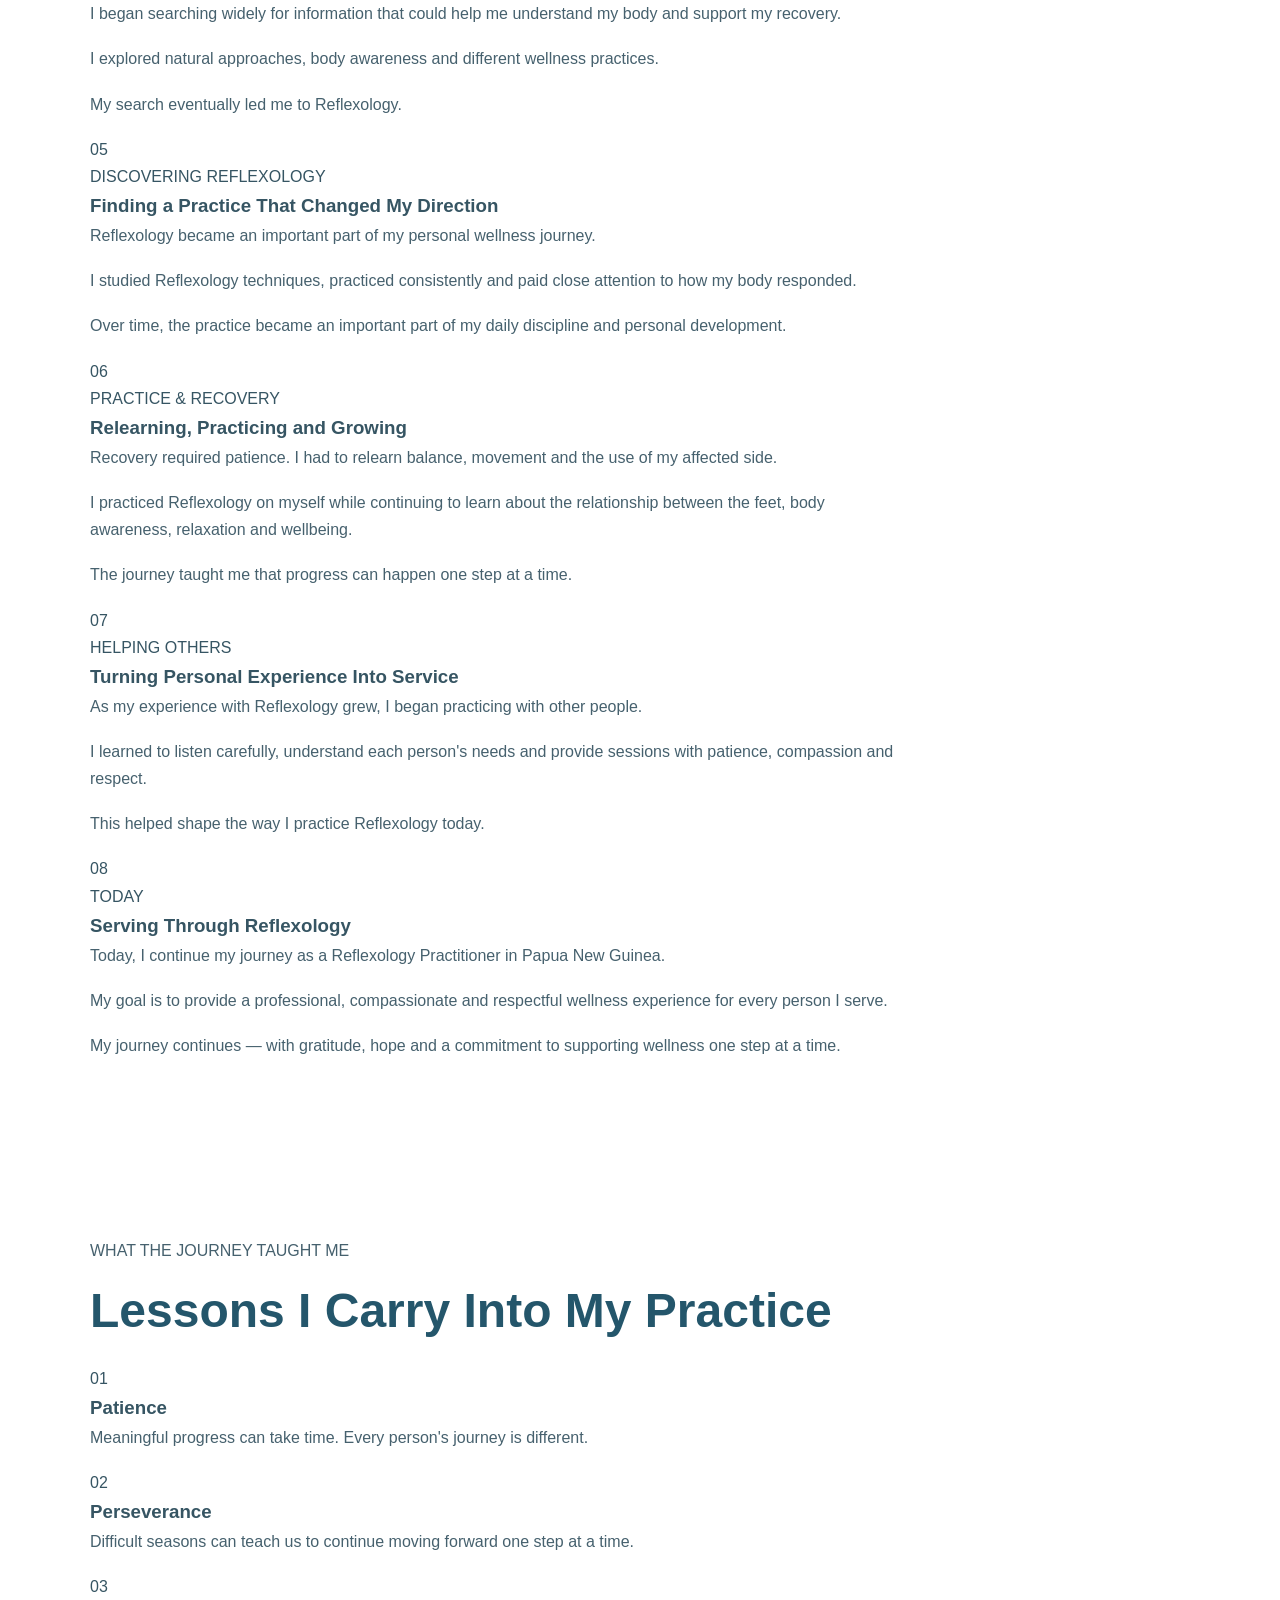
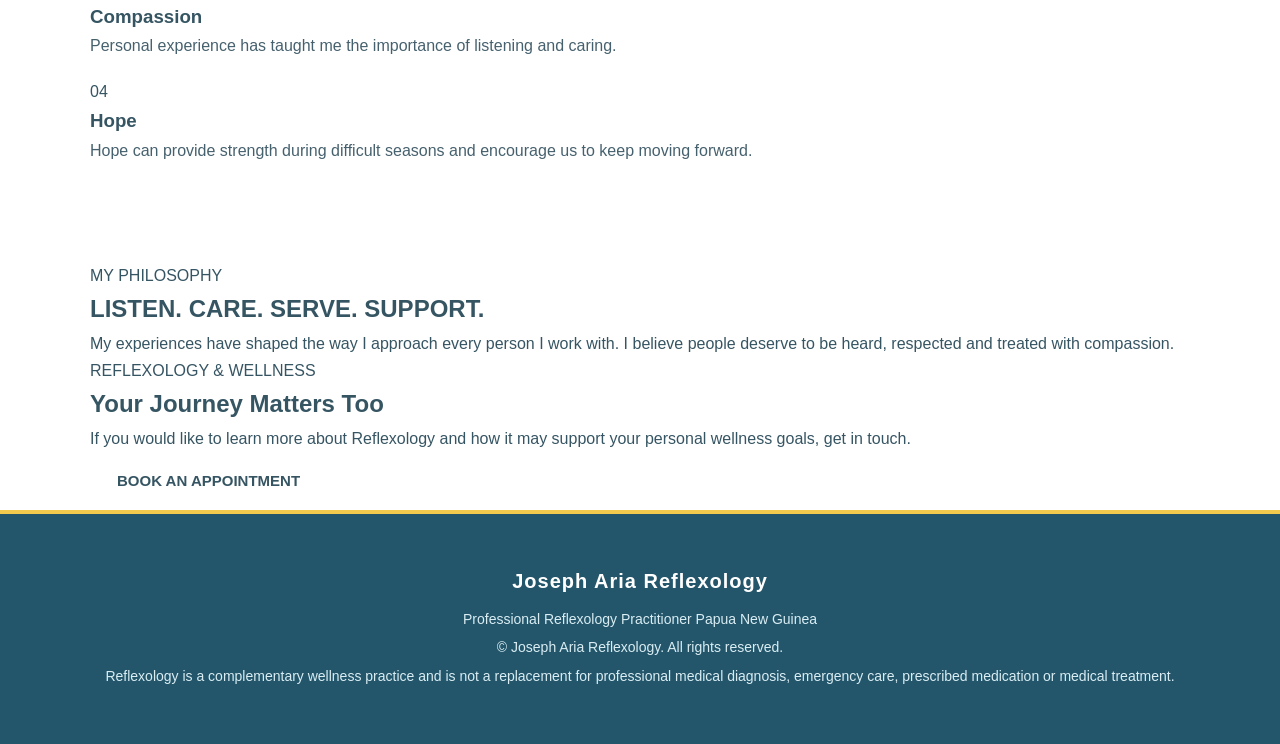
<file: journey.html>
<!DOCTYPE html>
<html lang="en">

<head>

  <meta charset="UTF-8">

  <meta name="viewport"
        content="width=device-width, initial-scale=1.0">

  <meta name="description"
        content="Discover Joseph Aria's journey from personal struggle to recovery and restoration through Reflexology and wellness practice in Papua New Guinea.">

  <meta name="keywords"
        content="Joseph Aria journey, Reflexology Papua New Guinea, Reflexology Practitioner PNG, wellness journey">

  <title>My Journey | Joseph Aria Reflexology</title>

  <link rel="stylesheet" href="style.css">

</head>


<body>


  <!-- ======================================
       HEADER
  ======================================= -->

  <header class="site-header">

    <div class="container header-inner">

      <a href="index.html" class="logo">
        <span>Joseph Aria</span>
        <small>REFLEXOLOGY</small>
      </a>


      <button
        class="menu-button"
        id="menuButton"
        aria-label="Open navigation menu"
        aria-expanded="false">

        ☰

      </button>


      <nav id="mainNav" aria-label="Main navigation">

        <a href="index.html">HOME</a>

        <a href="about.html">ABOUT</a>

        <a href="journey.html" class="active">
          MY JOURNEY
        </a>

        <a href="services.html">SERVICES</a>

        <a href="wellness.html">WELLNESS</a>

        <a href="testimonials.html">TESTIMONIALS</a>

        <a href="contact.html">CONTACT</a>

        <a href="contact.html" class="nav-button">
          BOOK NOW
        </a>

      </nav>

    </div>

  </header>



  <!-- ======================================
       PAGE HERO
  ======================================= -->

  <main>

    <section class="page-hero">

      <div class="container">

        <p class="eyebrow">
          MY JOURNEY
        </p>

        <h1>
          From Brokenness to Recovery and Restoration
        </h1>

        <p>
          A personal journey that changed the way
          I understand resilience, wellness, service
          and hope.
        </p>

      </div>

    </section>



    <!-- ======================================
         INTRODUCTION
    ======================================= -->

    <section class="section">

      <div class="container narrow-content">

        <p class="eyebrow">
          MY STORY
        </p>

        <h2>
          A Journey I Never Expected
        </h2>

        <p>
          My journey into Reflexology was not something
          I originally planned. It grew from a period
          of tremendous personal change and difficulty.
        </p>

        <p>
          What began as a search for ways to support
          my own recovery eventually became a practice
          through which I could support other people
          in their own wellness journeys.
        </p>

        <p>
          These experiences shaped my understanding
          of patience, perseverance, compassion and
          the importance of never giving up hope.
        </p>

      </div>

    </section>



    <!-- ======================================
         TIMELINE
    ======================================= -->

    <section class="section section-light">

      <div class="container">

        <div class="section-heading">

          <p class="eyebrow">
            THE JOURNEY
          </p>

          <h2>
            From Struggle to Service
          </h2>

          <p>
            Each stage of the journey taught me
            something that continues to influence
            my work today.
          </p>

        </div>


        <div class="timeline">


          <!-- BEFORE THE STROKE -->

          <article class="timeline-item">

            <div class="timeline-number">
              01
            </div>

            <div class="timeline-content">

              <span class="timeline-label">
                BEFORE THE STROKE
              </span>

              <h3>
                Life Before Everything Changed
              </h3>

              <p>
                Before my health crisis, I was working,
                building relationships and looking toward
                the future. Life had its challenges, but
                I was moving forward with plans and hope.
              </p>

            </div>

          </article>



          <!-- 2013 -->

          <article class="timeline-item">

            <div class="timeline-number">
              02
            </div>

            <div class="timeline-content">

              <span class="timeline-label">
                2013 — THE STROKE
              </span>

              <h3>
                A Life-Changing Moment
              </h3>

              <p>
                In 2013, I experienced a brain
                haemorrhagic stroke. My life changed
                dramatically, and I had to begin
                learning how to do many things again.
              </p>

              <p>
                The experience affected my movement,
                independence, work and everyday life.
              </p>

            </div>

          </article>



          <!-- STRUGGLE -->

          <article class="timeline-item">

            <div class="timeline-number">
              03
            </div>

            <div class="timeline-content">

              <span class="timeline-label">
                THE STRUGGLE
              </span>

              <h3>
                Learning to Live Differently
              </h3>

              <p>
                After the stroke, many things that once
                seemed simple became difficult.
              </p>

              <p>
                I experienced significant changes in
                employment, finances, relationships,
                independence and daily life.
              </p>

              <p>
                It was a difficult season, but it also
                became a season in which I learned
                perseverance and the importance of hope.
              </p>

            </div>

          </article>



          <!-- SEARCHING -->

          <article class="timeline-item">

            <div class="timeline-number">
              04
            </div>

            <div class="timeline-content">

              <span class="timeline-label">
                SEARCHING FOR ANSWERS
              </span>

              <h3>
                Looking for a Way Forward
              </h3>

              <p>
                I began searching widely for information
                that could help me understand my body
                and support my recovery.
              </p>

              <p>
                I explored natural approaches, body
                awareness and different wellness
                practices.
              </p>

              <p>
                My search eventually led me to
                Reflexology.
              </p>

            </div>

          </article>



          <!-- DISCOVERY -->

          <article class="timeline-item">

            <div class="timeline-number">
              05
            </div>

            <div class="timeline-content">

              <span class="timeline-label">
                DISCOVERING REFLEXOLOGY
              </span>

              <h3>
                Finding a Practice That Changed My Direction
              </h3>

              <p>
                Reflexology became an important part
                of my personal wellness journey.
              </p>

              <p>
                I studied Reflexology techniques,
                practiced consistently and paid close
                attention to how my body responded.
              </p>

              <p>
                Over time, the practice became an
                important part of my daily discipline
                and personal development.
              </p>

            </div>

          </article>



          <!-- PRACTICE -->

          <article class="timeline-item">

            <div class="timeline-number">
              06
            </div>

            <div class="timeline-content">

              <span class="timeline-label">
                PRACTICE & RECOVERY
              </span>

              <h3>
                Relearning, Practicing and Growing
              </h3>

              <p>
                Recovery required patience. I had to
                relearn balance, movement and the use
                of my affected side.
              </p>

              <p>
                I practiced Reflexology on myself while
                continuing to learn about the relationship
                between the feet, body awareness,
                relaxation and wellbeing.
              </p>

              <p>
                The journey taught me that progress can
                happen one step at a time.
              </p>

            </div>

          </article>



          <!-- HELPING OTHERS -->

          <article class="timeline-item">

            <div class="timeline-number">
              07
            </div>

            <div class="timeline-content">

              <span class="timeline-label">
                HELPING OTHERS
              </span>

              <h3>
                Turning Personal Experience Into Service
              </h3>

              <p>
                As my experience with Reflexology grew,
                I began practicing with other people.
              </p>

              <p>
                I learned to listen carefully, understand
                each person's needs and provide sessions
                with patience, compassion and respect.
              </p>

              <p>
                This helped shape the way I practice
                Reflexology today.
              </p>

            </div>

          </article>



          <!-- TODAY -->

          <article class="timeline-item">

            <div class="timeline-number">
              08
            </div>

            <div class="timeline-content">

              <span class="timeline-label">
                TODAY
              </span>

              <h3>
                Serving Through Reflexology
              </h3>

              <p>
                Today, I continue my journey as a
                Reflexology Practitioner in Papua
                New Guinea.
              </p>

              <p>
                My goal is to provide a professional,
                compassionate and respectful wellness
                experience for every person I serve.
              </p>

              <p>
                My journey continues — with gratitude,
                hope and a commitment to supporting
                wellness one step at a time.
              </p>

            </div>

          </article>


        </div>

      </div>

    </section>



    <!-- ======================================
         LESSONS
    ======================================= -->

    <section class="section">

      <div class="container">

        <div class="section-heading">

          <p class="eyebrow">
            WHAT THE JOURNEY TAUGHT ME
          </p>

          <h2>
            Lessons I Carry Into My Practice
          </h2>

        </div>


        <div class="feature-grid">


          <article class="feature-card">

            <div class="feature-icon">
              01
            </div>

            <h3>
              Patience
            </h3>

            <p>
              Meaningful progress can take time.
              Every person's journey is different.
            </p>

          </article>


          <article class="feature-card">

            <div class="feature-icon">
              02
            </div>

            <h3>
              Perseverance
            </h3>

            <p>
              Difficult seasons can teach us to
              continue moving forward one step at a time.
            </p>

          </article>


          <article class="feature-card">

            <div class="feature-icon">
              03
            </div>

            <h3>
              Compassion
            </h3>

            <p>
              Personal experience has taught me
              the importance of listening and caring.
            </p>

          </article>


          <article class="feature-card">

            <div class="feature-icon">
              04
            </div>

            <h3>
              Hope
            </h3>

            <p>
              Hope can provide strength during
              difficult seasons and encourage us
              to keep moving forward.
            </p>

          </article>


        </div>

      </div>

    </section>



    <!-- ======================================
         PERSONAL PHILOSOPHY
    ======================================= -->

    <section class="journey-highlight">

      <div class="container">

        <div class="journey-highlight-content">

          <p class="eyebrow">
            MY PHILOSOPHY
          </p>

          <h2>
            LISTEN. CARE. SERVE. SUPPORT.
          </h2>

          <p>
            My experiences have shaped the way I
            approach every person I work with.
            I believe people deserve to be heard,
            respected and treated with compassion.
          </p>

        </div>

      </div>

    </section>



    <!-- ======================================
         CTA
    ======================================= -->

    <section class="cta-section">

      <div class="container">

        <p class="eyebrow">
          REFLEXOLOGY & WELLNESS
        </p>

        <h2>
          Your Journey Matters Too
        </h2>

        <p>
          If you would like to learn more about
          Reflexology and how it may support your
          personal wellness goals, get in touch.
        </p>

        <a href="contact.html" class="button button-light">
          BOOK AN APPOINTMENT
        </a>

      </div>

    </section>

  </main>



  <!-- ======================================
       FOOTER
  ======================================= -->

  <footer class="site-footer">

    <div class="container footer-inner">

      <div>

        <h3>
          Joseph Aria Reflexology
        </h3>

        <p>
          Professional Reflexology Practitioner
          Papua New Guinea
        </p>

      </div>


      <div>

        <p>
          &copy;
          <span id="year"></span>
          Joseph Aria Reflexology.
          All rights reserved.
        </p>

        <p class="footer-disclaimer">

          Reflexology is a complementary wellness
          practice and is not a replacement for
          professional medical diagnosis, emergency
          care, prescribed medication or medical
          treatment.

        </p>

      </div>

    </div>

  </footer>



  <!-- JAVASCRIPT -->

  <script src="script.js"></script>


</body>

</html>
</file>
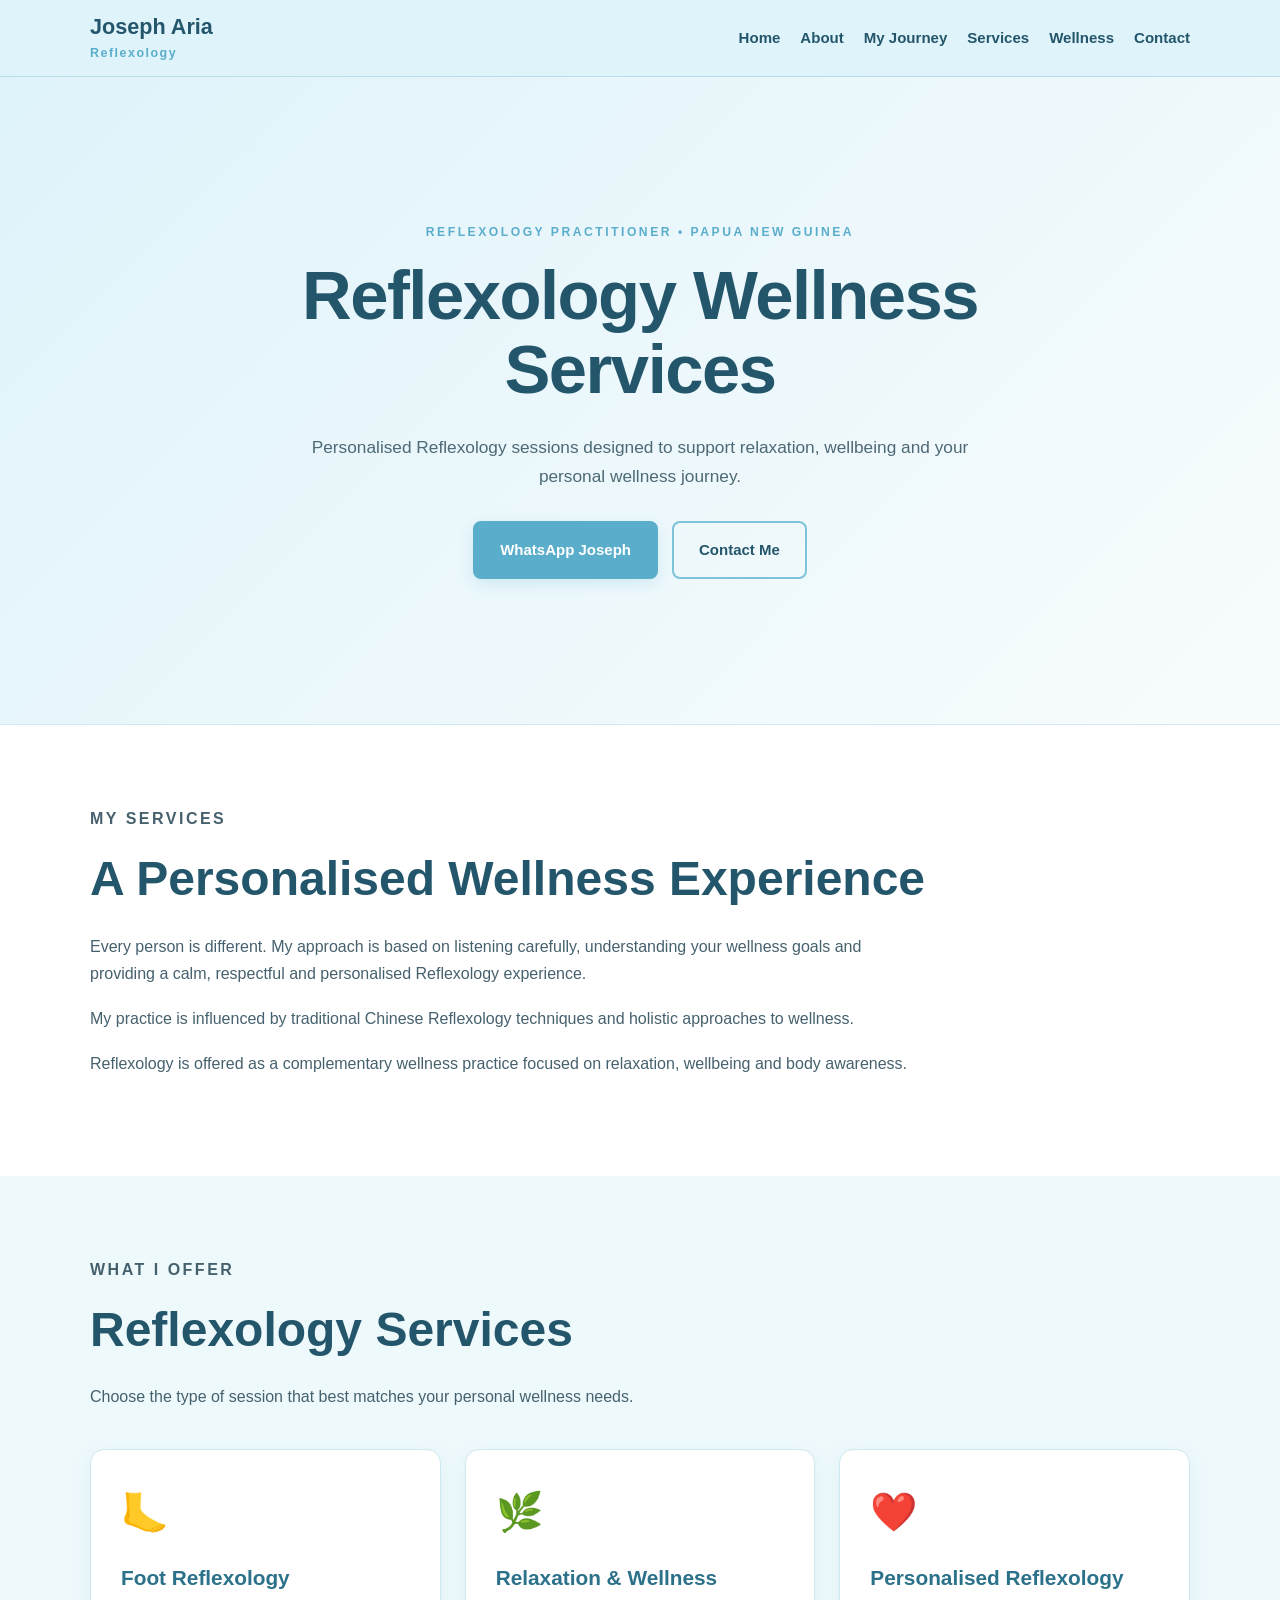
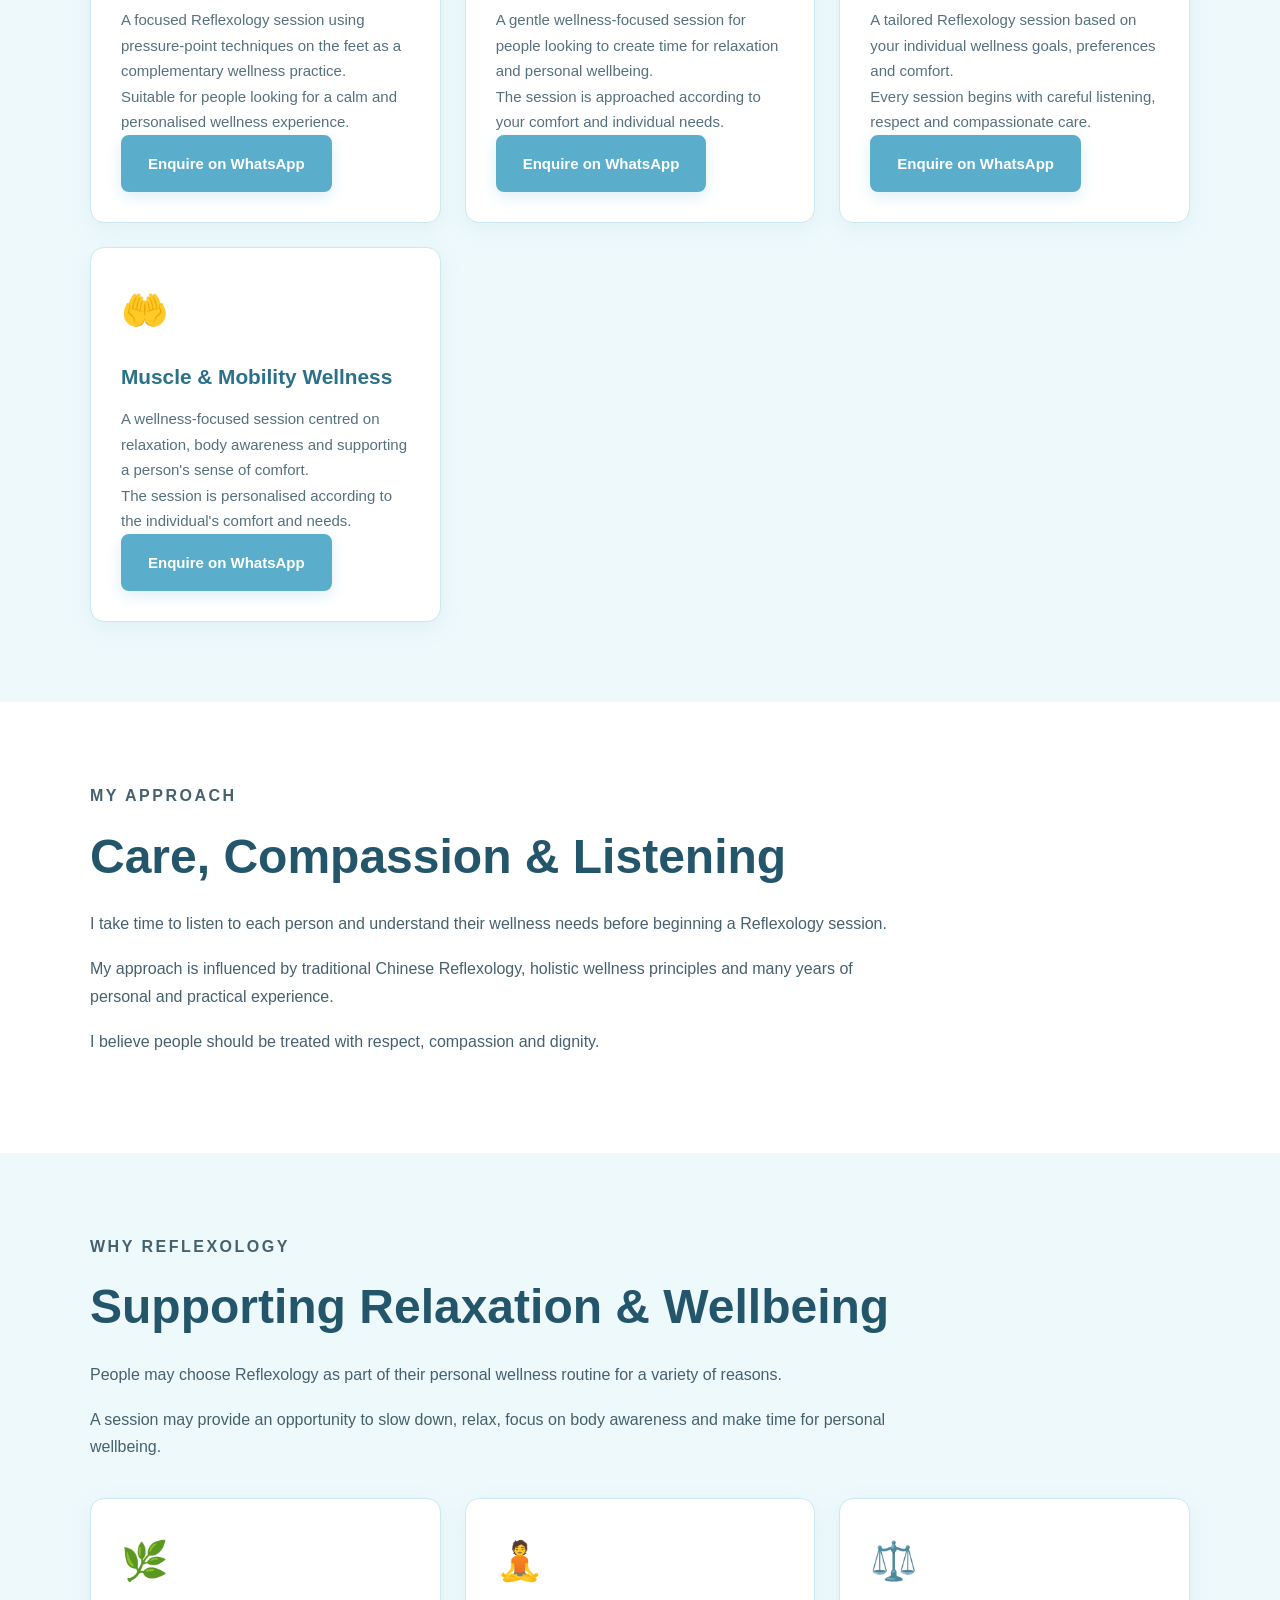
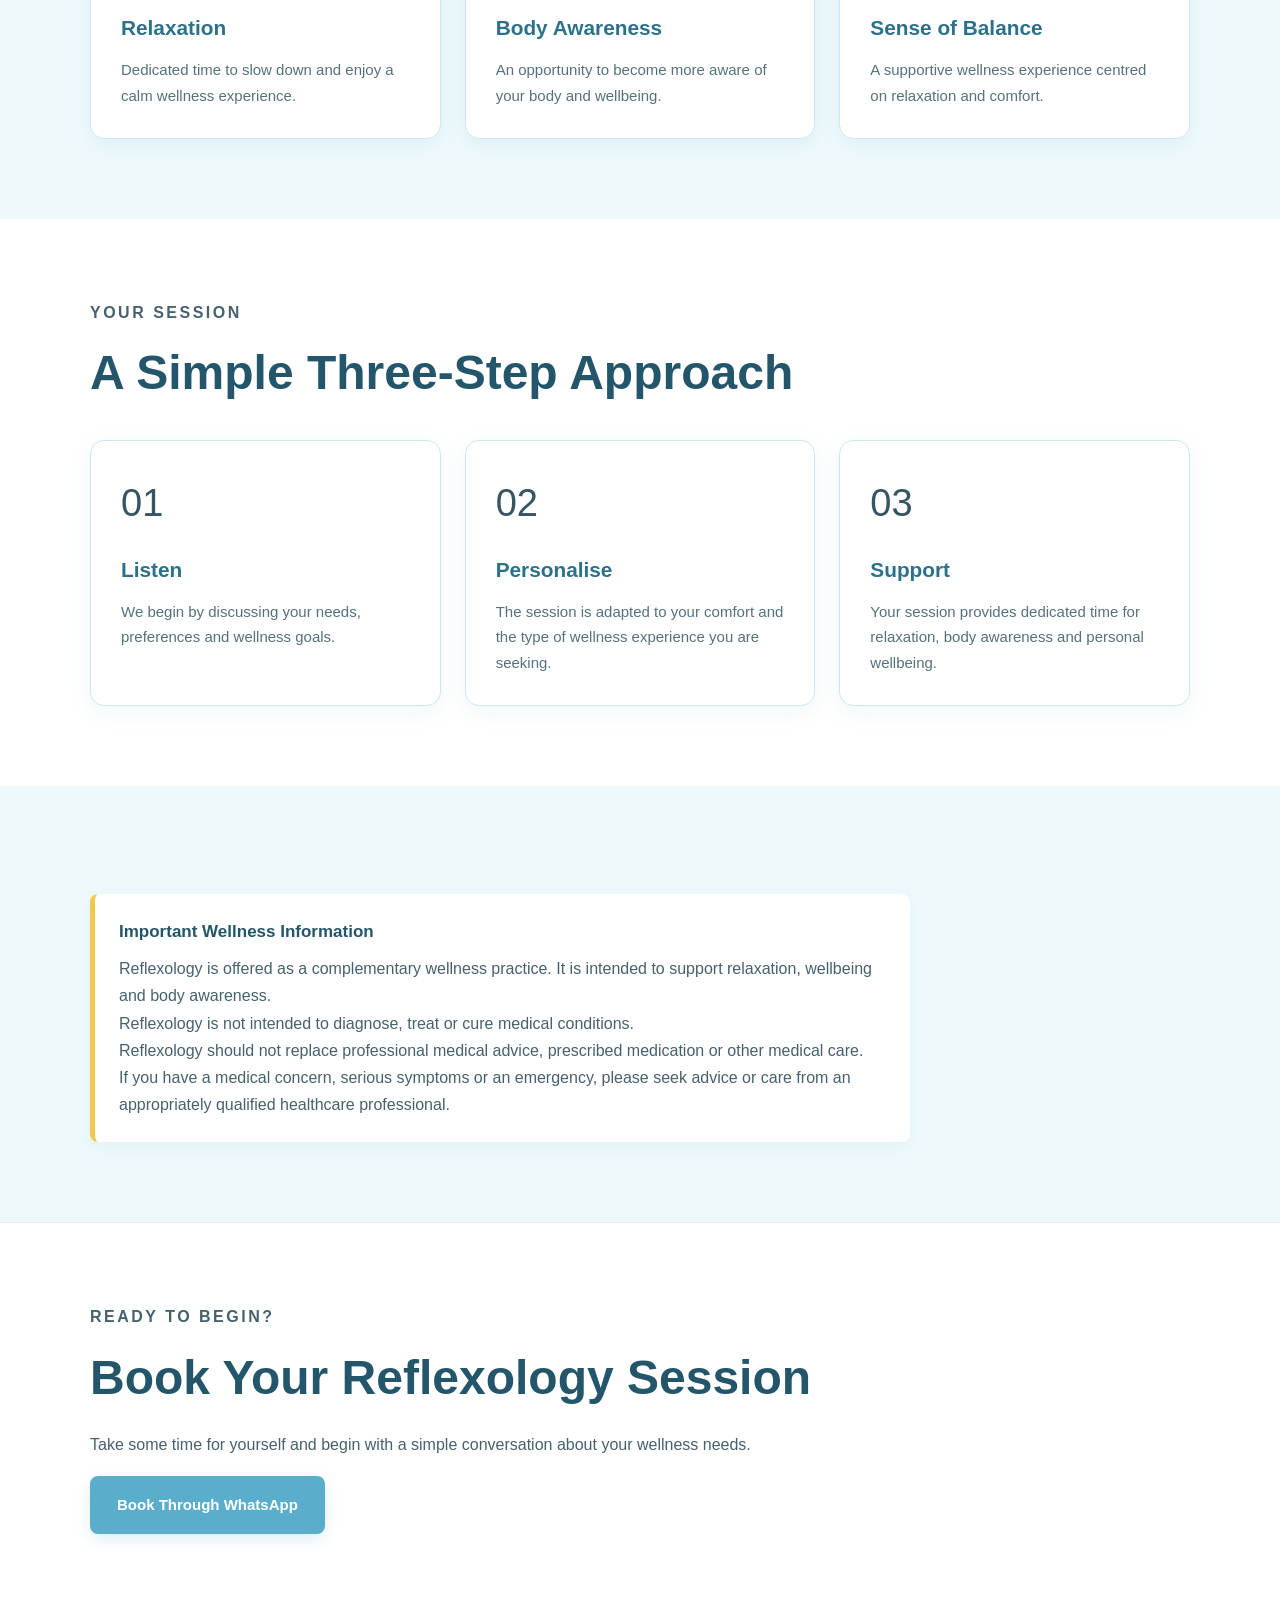
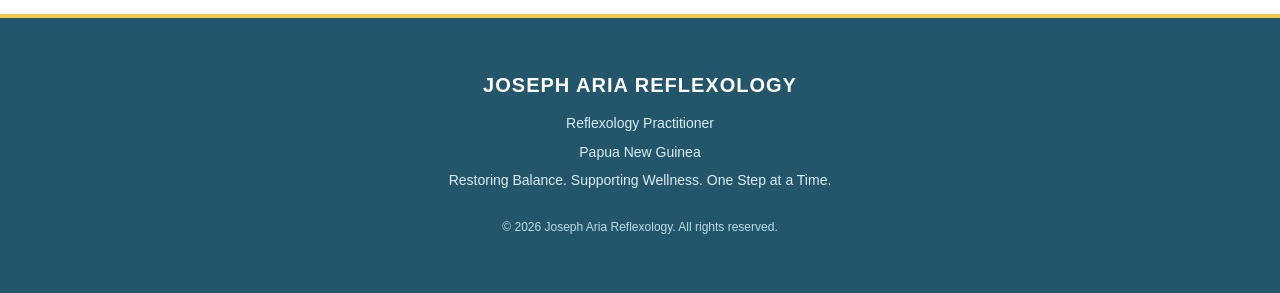
<file: services.html>
<!DOCTYPE html>
<html lang="en">

<head>

    <meta charset="UTF-8">

    <meta
        name="viewport"
        content="width=device-width, initial-scale=1.0"
    >

    <title>
        Services | Joseph Aria Reflexology
    </title>

    <meta
        name="description"
        content="Explore Reflexology wellness services provided by Joseph Aria, Reflexology Practitioner in Papua New Guinea."
    >

    <link
        rel="stylesheet"
        href="style.css"
    >

</head>


<body>


    <!-- =========================================
         HEADER
    ========================================== -->

    <header>

        <div class="container">

            <div class="logo">

                <h2>
                    Joseph Aria
                </h2>

                <span>
                    Reflexology
                </span>

            </div>


            <button
                class="menu-toggle"
                aria-label="Open navigation menu"
                type="button"
            >
                ☰
            </button>


            <nav>

                <a href="index.html#home">
                    Home
                </a>

                <a href="about.html">
                    About
                </a>

                <a href="index.html#journey">
                    My Journey
                </a>

                <a href="services.html">
                    Services
                </a>

                <a href="index.html#wellness">
                    Wellness
                </a>

                <a href="index.html#contact">
                    Contact
                </a>

            </nav>

        </div>

    </header>



    <!-- =========================================
         MAIN
    ========================================== -->

    <main>


        <!-- =====================================
             SERVICES HERO
        ====================================== -->

        <section class="hero">

            <div class="container">

                <p class="section-label">
                    REFLEXOLOGY PRACTITIONER • PAPUA NEW GUINEA
                </p>


                <h1>
                    Reflexology Wellness Services
                </h1>


                <p>
                    Personalised Reflexology sessions designed
                    to support relaxation, wellbeing and your
                    personal wellness journey.
                </p>


                <div class="hero-buttons">

                    <a
                        href="https://wa.me/67577432661?text=Hello%20Joseph%2C%20I%20would%20like%20to%20learn%20more%20about%20your%20Reflexology%20services."
                        class="button primary"
                        target="_blank"
                        rel="noopener"
                    >
                        WhatsApp Joseph
                    </a>


                    <a
                        href="index.html#contact"
                        class="button secondary"
                    >
                        Contact Me
                    </a>

                </div>

            </div>

        </section>



        <!-- =====================================
             INTRODUCTION
        ====================================== -->

        <section class="section">

            <div class="container">

                <p class="section-label">
                    MY SERVICES
                </p>


                <h2>
                    A Personalised Wellness Experience
                </h2>


                <p>
                    Every person is different. My approach is
                    based on listening carefully, understanding
                    your wellness goals and providing a calm,
                    respectful and personalised Reflexology
                    experience.
                </p>


                <p>
                    My practice is influenced by traditional
                    Chinese Reflexology techniques and
                    holistic approaches to wellness.
                </p>


                <p>
                    Reflexology is offered as a complementary
                    wellness practice focused on relaxation,
                    wellbeing and body awareness.
                </p>

            </div>

        </section>



        <!-- =====================================
             SERVICES
        ====================================== -->

        <section class="section wellness-section">

            <div class="container">

                <p class="section-label">
                    WHAT I OFFER
                </p>


                <h2>
                    Reflexology Services
                </h2>


                <p>
                    Choose the type of session that best matches
                    your personal wellness needs.
                </p>


                <div class="service-grid">


                    <!-- SERVICE 1 -->

                    <div class="service-card">

                        <div class="service-icon">
                            🦶
                        </div>


                        <h3>
                            Foot Reflexology
                        </h3>


                        <p>
                            A focused Reflexology session using
                            pressure-point techniques on the feet
                            as a complementary wellness practice.
                        </p>


                        <p>
                            Suitable for people looking for a
                            calm and personalised wellness
                            experience.
                        </p>


                        <a
                            href="https://wa.me/67577432661?text=Hello%20Joseph%2C%20I%20am%20interested%20in%20a%20Foot%20Reflexology%20session."
                            class="button primary"
                            target="_blank"
                            rel="noopener"
                        >
                            Enquire on WhatsApp
                        </a>

                    </div>



                    <!-- SERVICE 2 -->

                    <div class="service-card">

                        <div class="service-icon">
                            🌿
                        </div>


                        <h3>
                            Relaxation & Wellness
                        </h3>


                        <p>
                            A gentle wellness-focused session
                            for people looking to create time
                            for relaxation and personal
                            wellbeing.
                        </p>


                        <p>
                            The session is approached according
                            to your comfort and individual needs.
                        </p>


                        <a
                            href="https://wa.me/67577432661?text=Hello%20Joseph%2C%20I%20am%20interested%20in%20a%20Relaxation%20and%20Wellness%20Reflexology%20session."
                            class="button primary"
                            target="_blank"
                            rel="noopener"
                        >
                            Enquire on WhatsApp
                        </a>

                    </div>



                    <!-- SERVICE 3 -->

                    <div class="service-card">

                        <div class="service-icon">
                            ❤️
                        </div>


                        <h3>
                            Personalised Reflexology
                        </h3>


                        <p>
                            A tailored Reflexology session based
                            on your individual wellness goals,
                            preferences and comfort.
                        </p>


                        <p>
                            Every session begins with careful
                            listening, respect and compassionate
                            care.
                        </p>


                        <a
                            href="https://wa.me/67577432661?text=Hello%20Joseph%2C%20I%20would%20like%20to%20ask%20about%20Personalised%20Reflexology%20Care."
                            class="button primary"
                            target="_blank"
                            rel="noopener"
                        >
                            Enquire on WhatsApp
                        </a>

                    </div>



                    <!-- SERVICE 4 -->

                    <div class="service-card">

                        <div class="service-icon">
                            🤲
                        </div>


                        <h3>
                            Muscle & Mobility Wellness
                        </h3>


                        <p>
                            A wellness-focused session centred
                            on relaxation, body awareness and
                            supporting a person's sense of
                            comfort.
                        </p>


                        <p>
                            The session is personalised according
                            to the individual's comfort and needs.
                        </p>


                        <a
                            href="https://wa.me/67577432661?text=Hello%20Joseph%2C%20I%20would%20like%20to%20ask%20about%20Muscle%20and%20Mobility%20Wellness."
                            class="button primary"
                            target="_blank"
                            rel="noopener"
                        >
                            Enquire on WhatsApp
                        </a>

                    </div>


                </div>

            </div>

        </section>



        <!-- =====================================
             MY APPROACH
        ====================================== -->

        <section class="section">

            <div class="container">

                <p class="section-label">
                    MY APPROACH
                </p>


                <h2>
                    Care, Compassion & Listening
                </h2>


                <p>
                    I take time to listen to each person and
                    understand their wellness needs before
                    beginning a Reflexology session.
                </p>


                <p>
                    My approach is influenced by traditional
                    Chinese Reflexology, holistic wellness
                    principles and many years of personal
                    and practical experience.
                </p>


                <p>
                    I believe people should be treated with
                    respect, compassion and dignity.
                </p>

            </div>

        </section>



        <!-- =====================================
             WHY REFLEXOLOGY
        ====================================== -->

        <section class="section journey-section">

            <div class="container">

                <p class="section-label">
                    WHY REFLEXOLOGY
                </p>


                <h2>
                    Supporting Relaxation & Wellbeing
                </h2>


                <p>
                    People may choose Reflexology as part
                    of their personal wellness routine for
                    a variety of reasons.
                </p>


                <p>
                    A session may provide an opportunity
                    to slow down, relax, focus on body
                    awareness and make time for personal
                    wellbeing.
                </p>


                <div class="service-grid">


                    <div class="service-card">

                        <div class="service-icon">
                            🌿
                        </div>

                        <h3>
                            Relaxation
                        </h3>

                        <p>
                            Dedicated time to slow down and
                            enjoy a calm wellness experience.
                        </p>

                    </div>


                    <div class="service-card">

                        <div class="service-icon">
                            🧘
                        </div>

                        <h3>
                            Body Awareness
                        </h3>

                        <p>
                            An opportunity to become more
                            aware of your body and wellbeing.
                        </p>

                    </div>


                    <div class="service-card">

                        <div class="service-icon">
                            ⚖️
                        </div>

                        <h3>
                            Sense of Balance
                        </h3>

                        <p>
                            A supportive wellness experience
                            centred on relaxation and comfort.
                        </p>

                    </div>


                </div>

            </div>

        </section>



        <!-- =====================================
             YOUR SESSION
        ====================================== -->

        <section class="section">

            <div class="container">

                <p class="section-label">
                    YOUR SESSION
                </p>


                <h2>
                    A Simple Three-Step Approach
                </h2>


                <div class="service-grid">


                    <div class="service-card">

                        <div class="service-icon">
                            01
                        </div>

                        <h3>
                            Listen
                        </h3>

                        <p>
                            We begin by discussing your needs,
                            preferences and wellness goals.
                        </p>

                    </div>



                    <div class="service-card">

                        <div class="service-icon">
                            02
                        </div>

                        <h3>
                            Personalise
                        </h3>

                        <p>
                            The session is adapted to your
                            comfort and the type of wellness
                            experience you are seeking.
                        </p>

                    </div>



                    <div class="service-card">

                        <div class="service-icon">
                            03
                        </div>

                        <h3>
                            Support
                        </h3>

                        <p>
                            Your session provides dedicated
                            time for relaxation, body awareness
                            and personal wellbeing.
                        </p>

                    </div>


                </div>

            </div>

        </section>



        <!-- =====================================
             IMPORTANT INFORMATION
        ====================================== -->

        <section class="section wellness-section">

            <div class="container">

                <div class="notice">

                    <strong>
                        Important Wellness Information
                    </strong>


                    <p>
                        Reflexology is offered as a
                        complementary wellness practice.
                        It is intended to support relaxation,
                        wellbeing and body awareness.
                    </p>


                    <p>
                        Reflexology is not intended to
                        diagnose, treat or cure medical
                        conditions.
                    </p>


                    <p>
                        Reflexology should not replace
                        professional medical advice,
                        prescribed medication or other
                        medical care.
                    </p>


                    <p>
                        If you have a medical concern,
                        serious symptoms or an emergency,
                        please seek advice or care from an
                        appropriately qualified healthcare
                        professional.
                    </p>

                </div>

            </div>

        </section>



        <!-- =====================================
             BOOKING CTA
        ====================================== -->

        <section class="section contact-section">

            <div class="container">

                <p class="section-label">
                    READY TO BEGIN?
                </p>


                <h2>
                    Book Your Reflexology Session
                </h2>


                <p>
                    Take some time for yourself and begin
                    with a simple conversation about your
                    wellness needs.
                </p>


                <a
                    href="https://wa.me/67577432661?text=Hello%20Joseph%2C%20I%20would%20like%20to%20book%20a%20Reflexology%20session."
                    class="button primary"
                    target="_blank"
                    rel="noopener"
                >
                    Book Through WhatsApp
                </a>

            </div>

        </section>


    </main>



    <!-- =====================================
         FOOTER
    ====================================== -->

    <footer>

        <div class="container">

            <h3>
                JOSEPH ARIA REFLEXOLOGY
            </h3>


            <p>
                Reflexology Practitioner
            </p>


            <p>
                Papua New Guinea
            </p>


            <p>
                Restoring Balance. Supporting Wellness.
                One Step at a Time.
            </p>


            <p class="copyright">
                © 2026 Joseph Aria Reflexology.
                All rights reserved.
            </p>

        </div>

    </footer>



    <script src="script.js"></script>


</body>

</html>
</file>
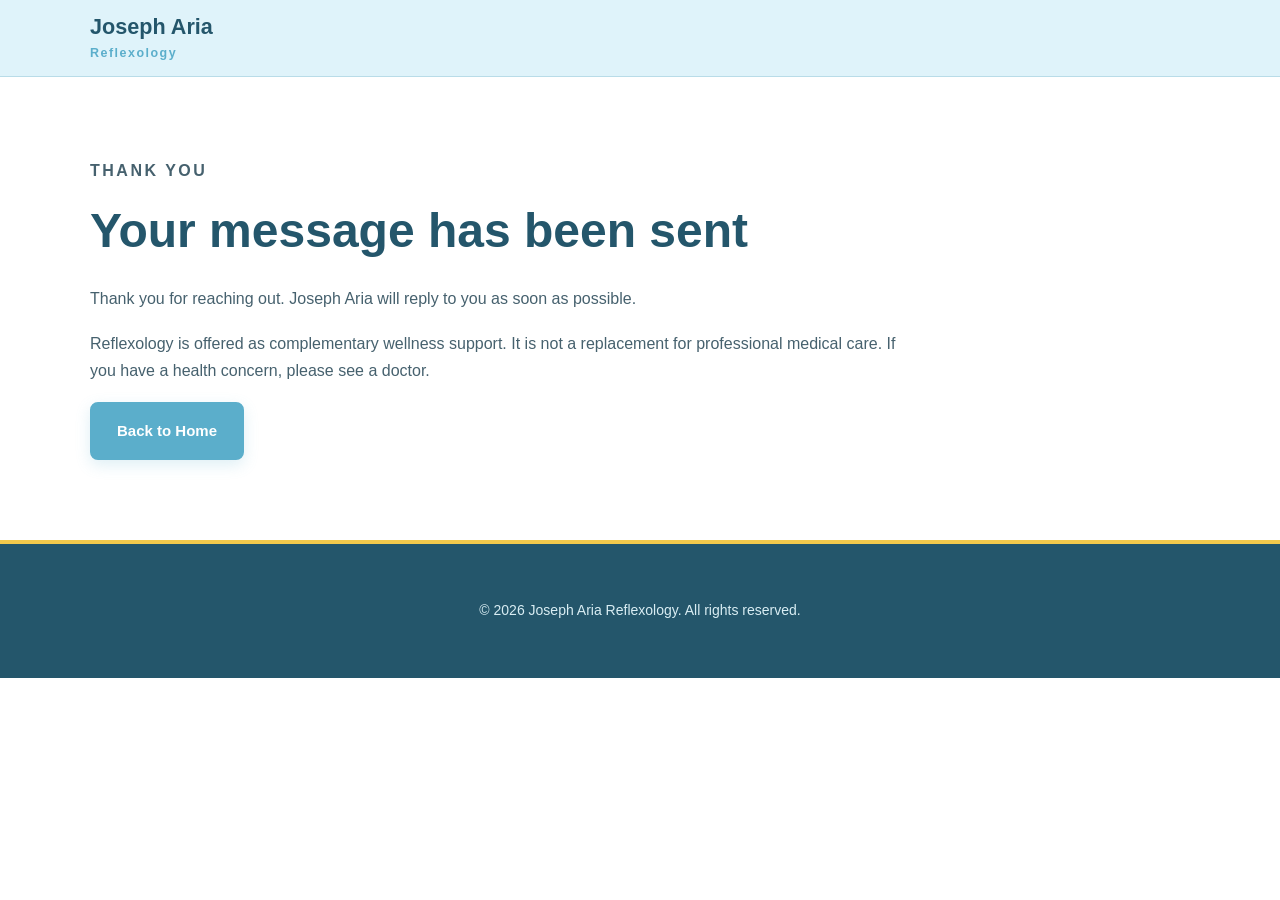
<file: thanks.html>
<!DOCTYPE html>
<html lang="en">

<head>

    <meta charset="UTF-8">

    <meta
        name="viewport"
        content="width=device-width, initial-scale=1.0"
    >

    <title>
        Thank You | Joseph Aria Reflexology
    </title>

    <meta
        name="description"
        content="Thank you for contacting Joseph Aria Reflexology."
    >

    <link
        rel="stylesheet"
        href="style.css"
    >

</head>


<body>


    <header>

        <div class="container">

            <div class="logo">

                <h2>
                    Joseph Aria
                </h2>

                <span>
                    Reflexology
                </span>

            </div>

        </div>

    </header>


    <main>

        <section class="section">

            <div class="container">

                <p class="section-label">
                    THANK YOU
                </p>


                <h2>
                    Your message has been sent
                </h2>


                <p>
                    Thank you for reaching out. Joseph Aria
                    will reply to you as soon as possible.
                </p>


                <p>
                    Reflexology is offered as complementary
                    wellness support. It is not a replacement
                    for professional medical care. If you have
                    a health concern, please see a doctor.
                </p>


                <a
                    href="index.html"
                    class="button primary"
                >
                    Back to Home
                </a>

            </div>

        </section>

    </main>


    <footer>

        <div class="container">

            <p>
                © 2026 Joseph Aria Reflexology.
                All rights reserved.
            </p>

        </div>

    </footer>


</body>

</html>
</file>
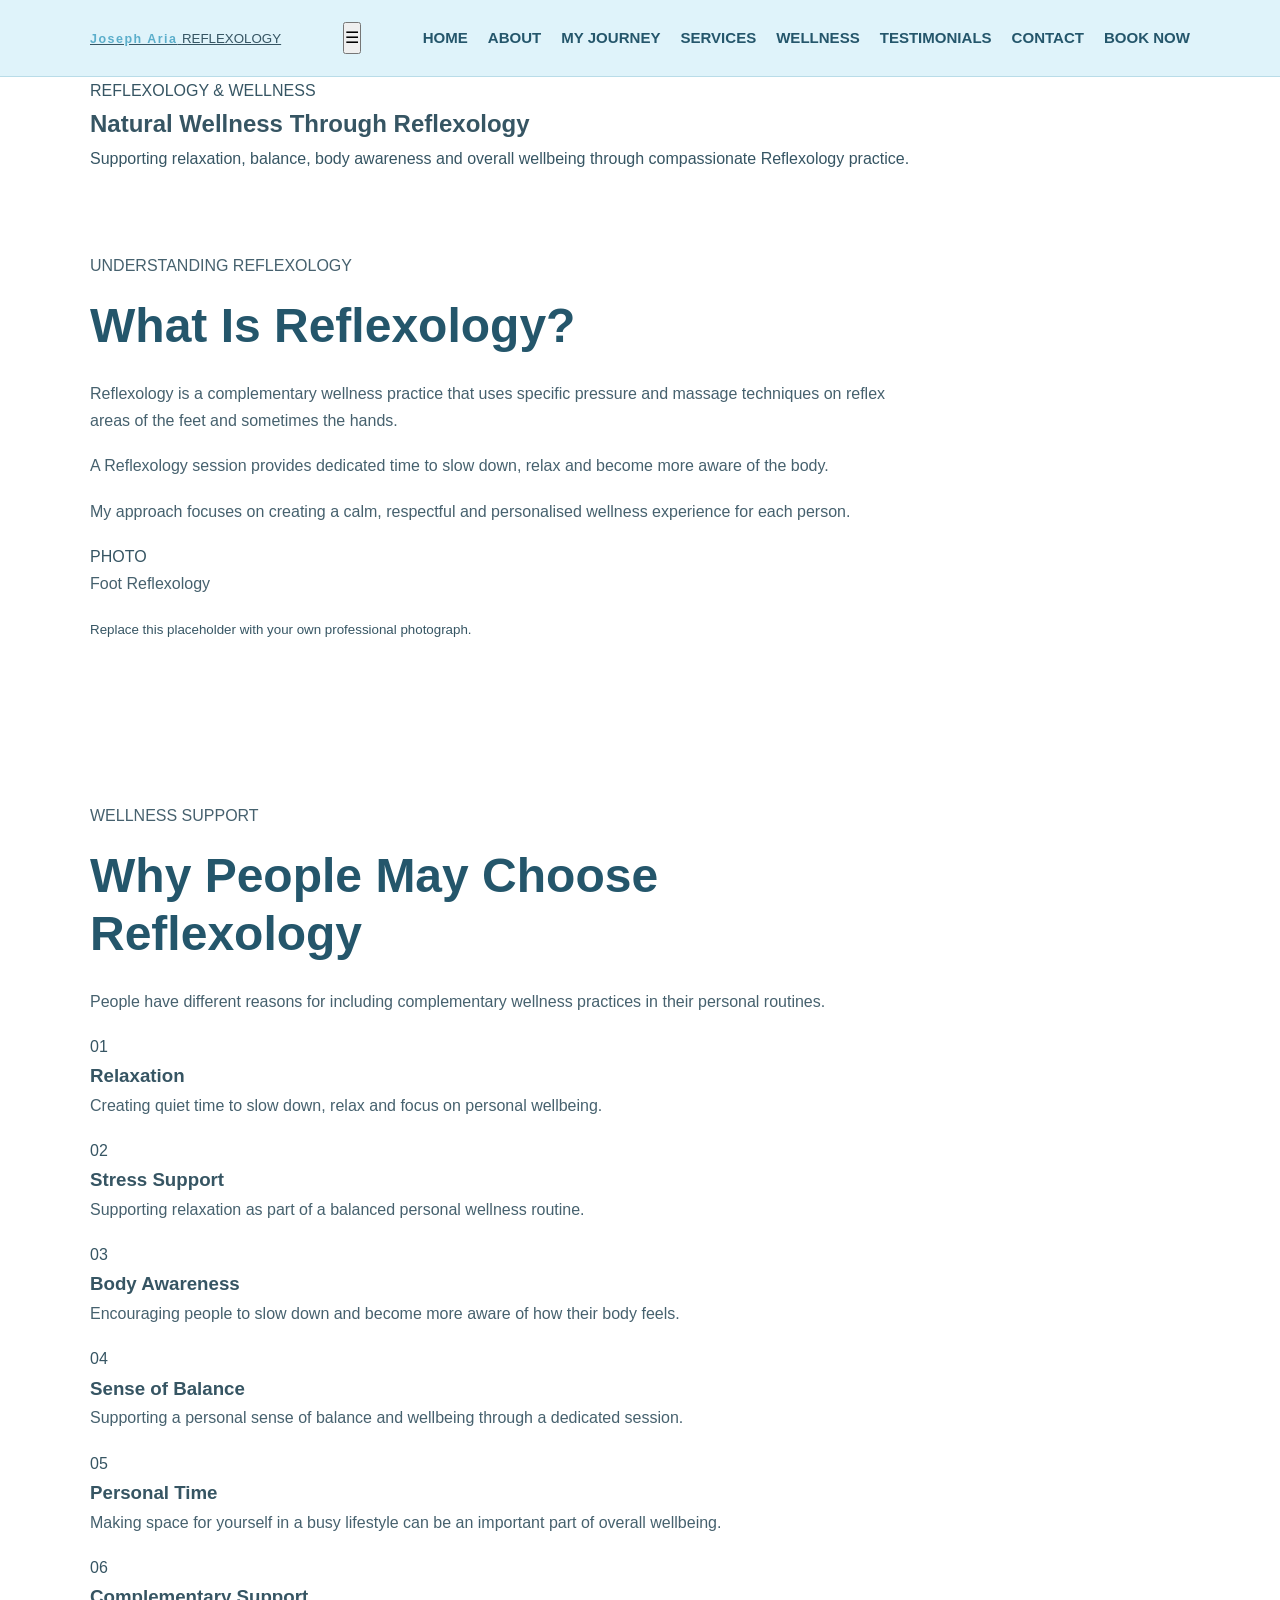
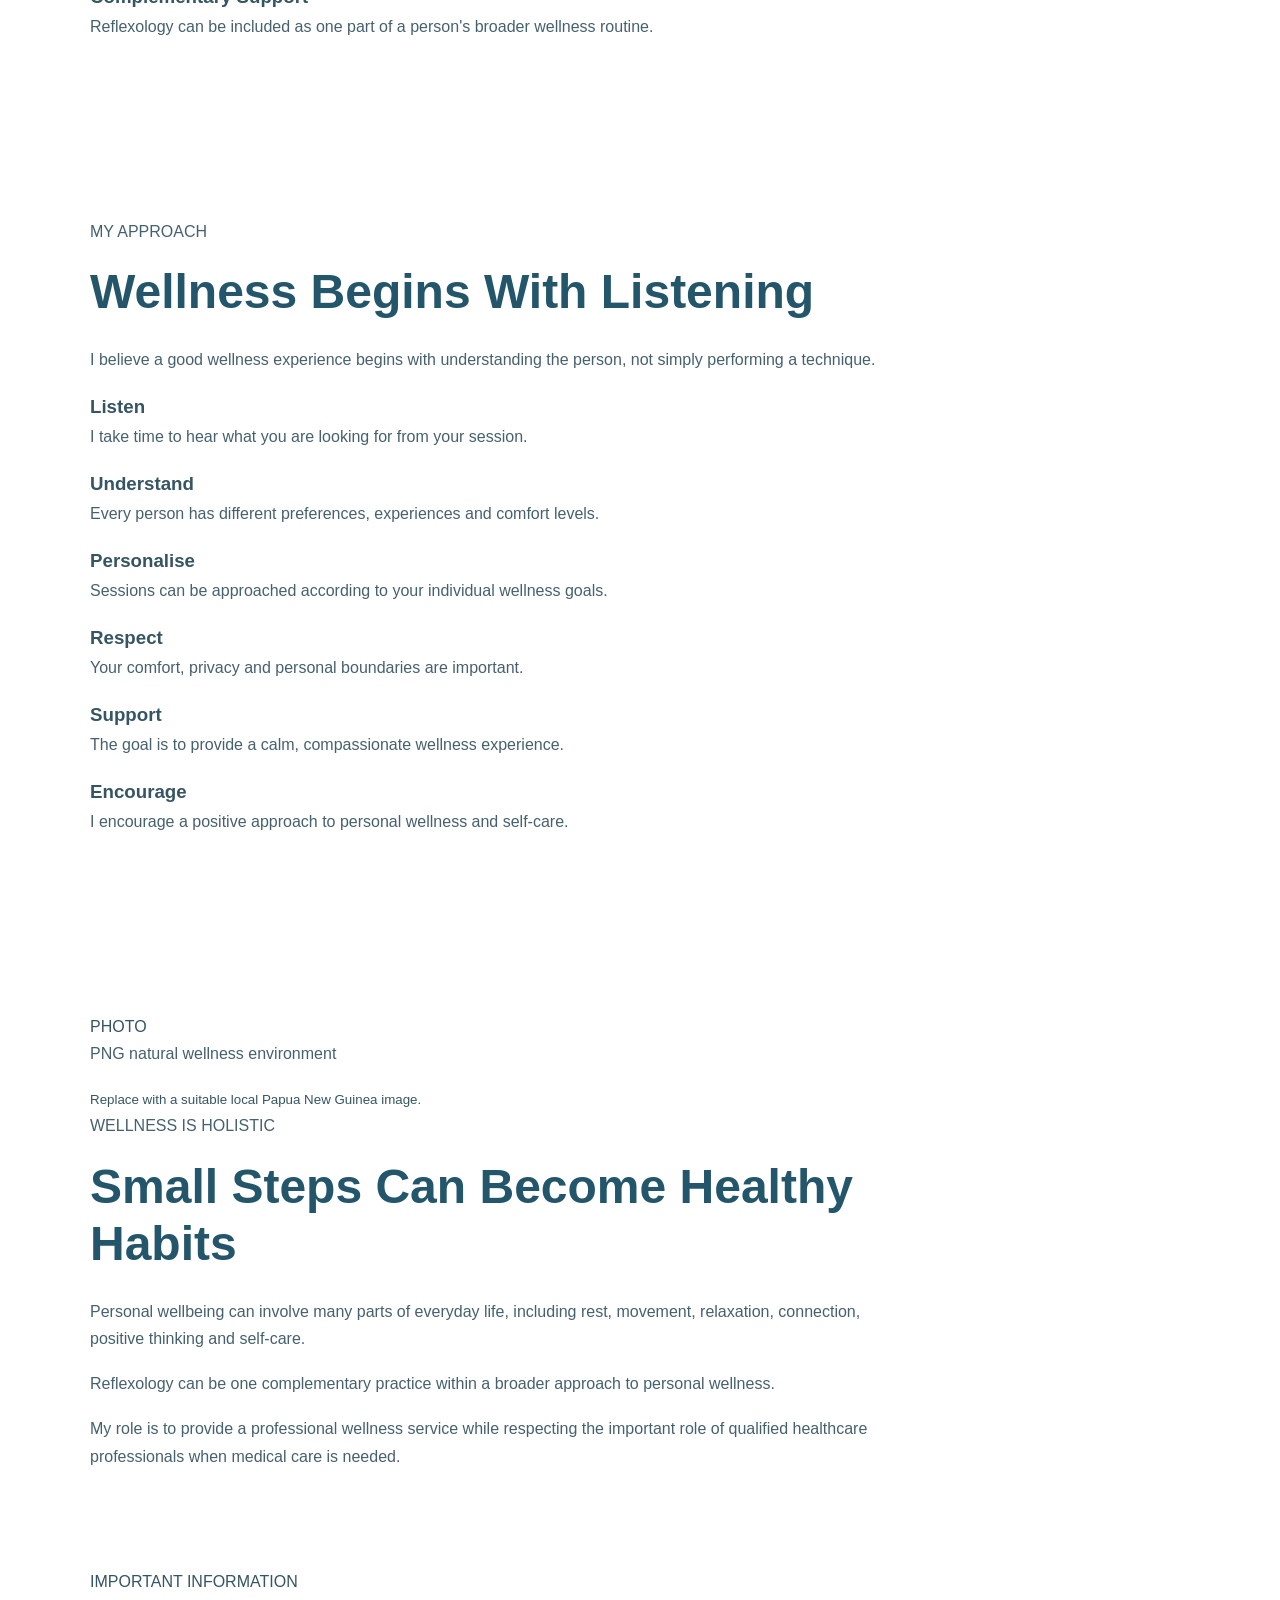
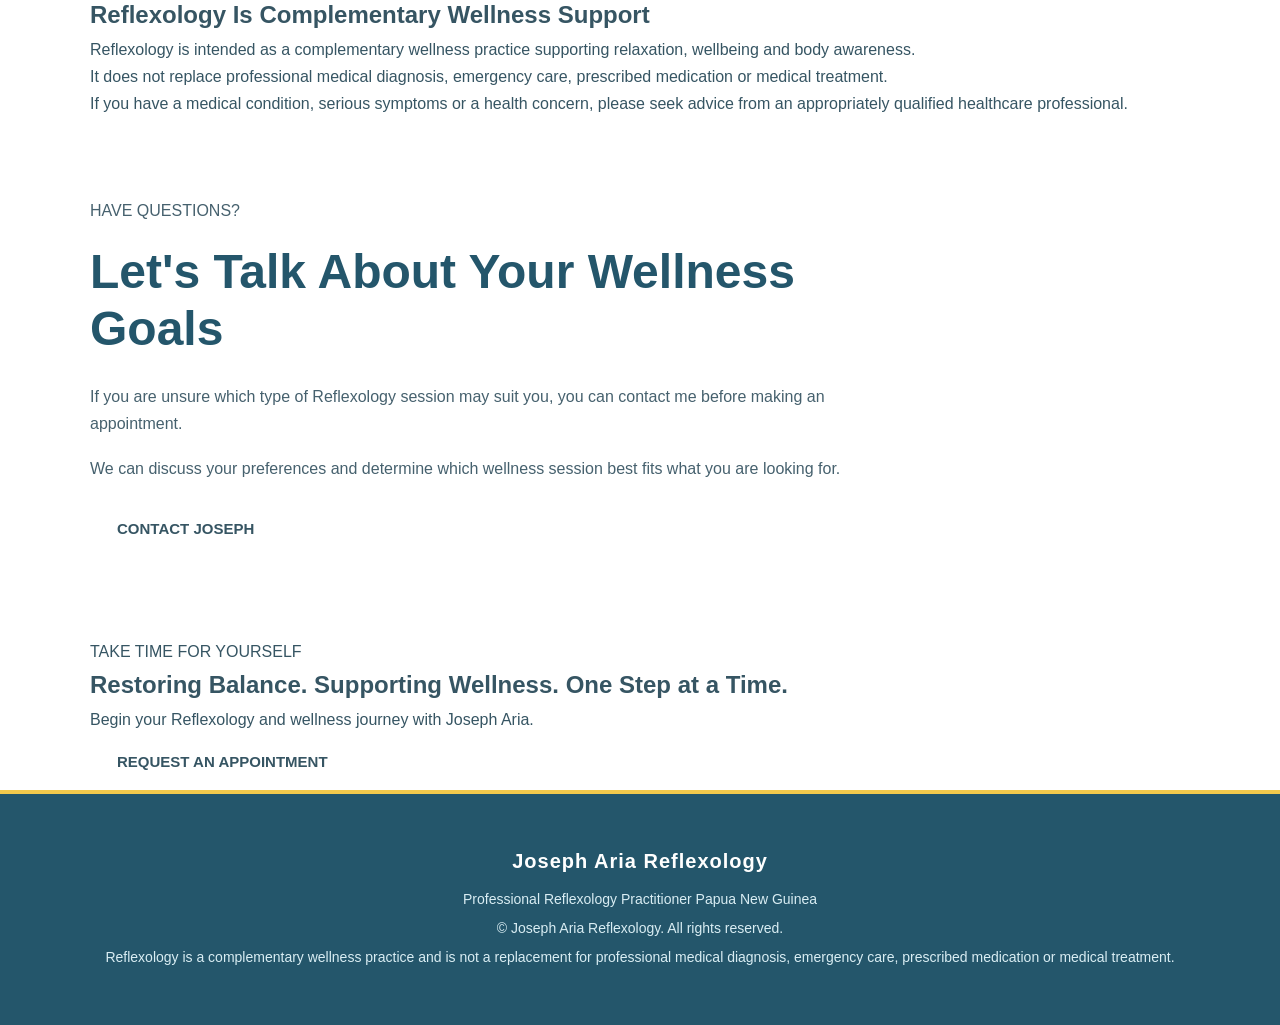
<file: wellness.html>
<!DOCTYPE html>
<html lang="en">

<head>

  <meta charset="UTF-8">

  <meta name="viewport"
        content="width=device-width, initial-scale=1.0">

  <meta name="description"
        content="Learn about Reflexology and wellness support with Joseph Aria, a Reflexology Practitioner in Papua New Guinea.">

  <meta name="keywords"
        content="Reflexology Papua New Guinea, Reflexology Practitioner PNG, Reflexology Port Moresby, Wellness Papua New Guinea, Complementary wellness PNG">

  <title>Reflexology & Wellness | Joseph Aria Reflexology</title>

  <link rel="stylesheet" href="style.css">

</head>


<body>


  <!-- ======================================
       HEADER
  ======================================= -->

  <header class="site-header">

    <div class="container header-inner">

      <a href="index.html" class="logo">

        <span>Joseph Aria</span>

        <small>REFLEXOLOGY</small>

      </a>


      <button
        class="menu-button"
        id="menuButton"
        aria-label="Open navigation menu"
        aria-expanded="false">

        ☰

      </button>


      <nav id="mainNav" aria-label="Main navigation">

        <a href="index.html">
          HOME
        </a>

        <a href="about.html">
          ABOUT
        </a>

        <a href="journey.html">
          MY JOURNEY
        </a>

        <a href="services.html">
          SERVICES
        </a>

        <a href="wellness.html" class="active">
          WELLNESS
        </a>

        <a href="testimonials.html">
          TESTIMONIALS
        </a>

        <a href="contact.html">
          CONTACT
        </a>

        <a href="contact.html" class="nav-button">
          BOOK NOW
        </a>

      </nav>

    </div>

  </header>



  <!-- ======================================
       MAIN CONTENT
  ======================================= -->

  <main>


    <!-- ======================================
         PAGE HERO
    ======================================= -->

    <section class="page-hero">

      <div class="container">

        <p class="eyebrow">
          REFLEXOLOGY & WELLNESS
        </p>

        <h1>
          Natural Wellness Through Reflexology
        </h1>

        <p>
          Supporting relaxation, balance, body
          awareness and overall wellbeing through
          compassionate Reflexology practice.
        </p>

      </div>

    </section>



    <!-- ======================================
         WHAT IS REFLEXOLOGY?
    ======================================= -->

    <section class="section">

      <div class="container">

        <div class="split-section">


          <div class="section-content">

            <p class="eyebrow">
              UNDERSTANDING REFLEXOLOGY
            </p>

            <h2>
              What Is Reflexology?
            </h2>

            <p>
              Reflexology is a complementary wellness
              practice that uses specific pressure and
              massage techniques on reflex areas of
              the feet and sometimes the hands.
            </p>

            <p>
              A Reflexology session provides dedicated
              time to slow down, relax and become more
              aware of the body.
            </p>

            <p>
              My approach focuses on creating a calm,
              respectful and personalised wellness
              experience for each person.
            </p>

          </div>


          <div class="image-placeholder">

            <div class="placeholder-content">

              <span>PHOTO</span>

              <p>
                Foot Reflexology
              </p>

              <small>
                Replace this placeholder with
                your own professional photograph.
              </small>

            </div>

          </div>


        </div>

      </div>

    </section>



    <!-- ======================================
         WELLNESS BENEFITS
    ======================================= -->

    <section class="section section-light">

      <div class="container">

        <div class="section-heading">

          <p class="eyebrow">
            WELLNESS SUPPORT
          </p>

          <h2>
            Why People May Choose Reflexology
          </h2>

          <p>
            People have different reasons for including
            complementary wellness practices in their
            personal routines.
          </p>

        </div>


        <div class="feature-grid">


          <article class="feature-card">

            <div class="feature-icon">
              01
            </div>

            <h3>
              Relaxation
            </h3>

            <p>
              Creating quiet time to slow down,
              relax and focus on personal wellbeing.
            </p>

          </article>


          <article class="feature-card">

            <div class="feature-icon">
              02
            </div>

            <h3>
              Stress Support
            </h3>

            <p>
              Supporting relaxation as part of a
              balanced personal wellness routine.
            </p>

          </article>


          <article class="feature-card">

            <div class="feature-icon">
              03
            </div>

            <h3>
              Body Awareness
            </h3>

            <p>
              Encouraging people to slow down and
              become more aware of how their body feels.
            </p>

          </article>


          <article class="feature-card">

            <div class="feature-icon">
              04
            </div>

            <h3>
              Sense of Balance
            </h3>

            <p>
              Supporting a personal sense of balance
              and wellbeing through a dedicated session.
            </p>

          </article>


          <article class="feature-card">

            <div class="feature-icon">
              05
            </div>

            <h3>
              Personal Time
            </h3>

            <p>
              Making space for yourself in a busy
              lifestyle can be an important part of
              overall wellbeing.
            </p>

          </article>


          <article class="feature-card">

            <div class="feature-icon">
              06
            </div>

            <h3>
              Complementary Support
            </h3>

            <p>
              Reflexology can be included as one part
              of a person's broader wellness routine.
            </p>

          </article>


        </div>

      </div>

    </section>



    <!-- ======================================
         MY APPROACH
    ======================================= -->

    <section class="section">

      <div class="container">

        <div class="section-heading">

          <p class="eyebrow">
            MY APPROACH
          </p>

          <h2>
            Wellness Begins With Listening
          </h2>

          <p>
            I believe a good wellness experience
            begins with understanding the person,
            not simply performing a technique.
          </p>

        </div>


        <div class="values-grid">


          <div class="value-item">

            <h3>
              Listen
            </h3>

            <p>
              I take time to hear what you are
              looking for from your session.
            </p>

          </div>


          <div class="value-item">

            <h3>
              Understand
            </h3>

            <p>
              Every person has different preferences,
              experiences and comfort levels.
            </p>

          </div>


          <div class="value-item">

            <h3>
              Personalise
            </h3>

            <p>
              Sessions can be approached according
              to your individual wellness goals.
            </p>

          </div>


          <div class="value-item">

            <h3>
              Respect
            </h3>

            <p>
              Your comfort, privacy and personal
              boundaries are important.
            </p>

          </div>


          <div class="value-item">

            <h3>
              Support
            </h3>

            <p>
              The goal is to provide a calm,
              compassionate wellness experience.
            </p>

          </div>


          <div class="value-item">

            <h3>
              Encourage
            </h3>

            <p>
              I encourage a positive approach to
              personal wellness and self-care.
            </p>

          </div>


        </div>

      </div>

    </section>



    <!-- ======================================
         WELLNESS & LIFESTYLE
    ======================================= -->

    <section class="section section-light">

      <div class="container">

        <div class="split-section">


          <div class="image-placeholder">

            <div class="placeholder-content">

              <span>PHOTO</span>

              <p>
                PNG natural wellness environment
              </p>

              <small>
                Replace with a suitable local
                Papua New Guinea image.
              </small>

            </div>

          </div>


          <div class="section-content">

            <p class="eyebrow">
              WELLNESS IS HOLISTIC
            </p>

            <h2>
              Small Steps Can Become Healthy Habits
            </h2>

            <p>
              Personal wellbeing can involve many
              parts of everyday life, including rest,
              movement, relaxation, connection,
              positive thinking and self-care.
            </p>

            <p>
              Reflexology can be one complementary
              practice within a broader approach to
              personal wellness.
            </p>

            <p>
              My role is to provide a professional
              wellness service while respecting the
              important role of qualified healthcare
              professionals when medical care is needed.
            </p>

          </div>


        </div>

      </div>

    </section>



    <!-- ======================================
         IMPORTANT INFORMATION
    ======================================= -->

    <section class="disclaimer-section">

      <div class="container">

        <div class="disclaimer-box">

          <p class="eyebrow">
            IMPORTANT INFORMATION
          </p>

          <h2>
            Reflexology Is Complementary Wellness Support
          </h2>

          <p>
            Reflexology is intended as a complementary
            wellness practice supporting relaxation,
            wellbeing and body awareness.
          </p>

          <p>
            It does not replace professional medical
            diagnosis, emergency care, prescribed
            medication or medical treatment.
          </p>

          <p>
            If you have a medical condition, serious
            symptoms or a health concern, please seek
            advice from an appropriately qualified
            healthcare professional.
          </p>

        </div>

      </div>

    </section>



    <!-- ======================================
         QUESTIONS
    ======================================= -->

    <section class="section">

      <div class="container narrow-content">

        <p class="eyebrow">
          HAVE QUESTIONS?
        </p>

        <h2>
          Let's Talk About Your Wellness Goals
        </h2>

        <p>
          If you are unsure which type of Reflexology
          session may suit you, you can contact me
          before making an appointment.
        </p>

        <p>
          We can discuss your preferences and determine
          which wellness session best fits what you
          are looking for.
        </p>

        <a
          href="contact.html"
          class="button">

          CONTACT JOSEPH

        </a>

      </div>

    </section>



    <!-- ======================================
         CTA
    ======================================= -->

    <section class="cta-section">

      <div class="container">

        <p class="eyebrow">
          TAKE TIME FOR YOURSELF
        </p>

        <h2>
          Restoring Balance. Supporting Wellness.
          One Step at a Time.
        </h2>

        <p>
          Begin your Reflexology and wellness
          journey with Joseph Aria.
        </p>

        <a
          href="contact.html"
          class="button button-light">

          REQUEST AN APPOINTMENT

        </a>

      </div>

    </section>


  </main>



  <!-- ======================================
       FOOTER
  ======================================= -->

  <footer class="site-footer">

    <div class="container footer-inner">

      <div>

        <h3>
          Joseph Aria Reflexology
        </h3>

        <p>
          Professional Reflexology Practitioner
          Papua New Guinea
        </p>

      </div>


      <div>

        <p>

          &copy;

          <span id="year"></span>

          Joseph Aria Reflexology.
          All rights reserved.

        </p>


        <p class="footer-disclaimer">

          Reflexology is a complementary wellness
          practice and is not a replacement for
          professional medical diagnosis, emergency
          care, prescribed medication or medical
          treatment.

        </p>

      </div>

    </div>

  </footer>



  <!-- JAVASCRIPT -->

  <script src="script.js"></script>


</body>

</html>
</file>
<file: style.css>
/* =====================================================
JOSEPH ARIA REFLEXOLOGY
REFLEXOLOGY PRACTITIONER PNG
80/20 WEBSITE DESIGN
===================================================== */

/* =====================================================

1. RESET
   ===================================================== */

* {
  margin: 0;
  padding: 0;
  box-sizing: border-box;
  }

html {
scroll-behavior: smooth;
}

body {
font-family: Arial, Helvetica, sans-serif;
background: #ffffff;
color: #365563;
line-height: 1.7;
}

img {
max-width: 100%;
height: auto;
display: block;
}

a {
color: inherit;
}

button,
input,
textarea {
font: inherit;
}

/* =====================================================
2. CONTAINER
===================================================== */

.container {
width: 90%;
max-width: 1100px;
margin: 0 auto;
}

/* =====================================================
3. HEADER
===================================================== */

header {
position: sticky;
top: 0;
z-index: 1000;

background: #dff3fa;

border-bottom: 1px solid #b9dce8;

}

header .container {
min-height: 76px;

display: flex;
align-items: center;
justify-content: space-between;

gap: 20px;

}

/* =====================================================
4. LOGO
===================================================== */

.logo {
line-height: 1.1;
}

.logo h2 {
color: #24566b;

font-size: 1.35rem;

margin-bottom: 4px;

}

.logo span {
color: #5baecb;

font-size: 0.78rem;

font-weight: bold;

letter-spacing: 1.5px;

}

/* =====================================================
5. MOBILE MENU BUTTON
===================================================== */

.menu-toggle {
display: none;

border: none;
background: transparent;

color: #24566b;

font-size: 30px;

cursor: pointer;

padding: 5px;

}

/* =====================================================
6. NAVIGATION
===================================================== */

nav {
display: flex;

align-items: center;

gap: 20px;

}

nav a {
color: #24566b;

text-decoration: none;

font-size: 0.94rem;

font-weight: 600;

padding: 8px 0;

transition: color 0.25s ease;

}

nav a:hover {
color: #d1a52c;
}

/* =====================================================
7. HERO — THE FIRST 20%
===================================================== */

.hero {
min-height: 72vh;

display: flex;
align-items: center;

text-align: center;

background:
    linear-gradient(
        135deg,
        #dff3fa 0%,
        #f8fcfd 100%
    );

border-bottom: 1px solid #cde9f2;

padding: 90px 0;

}

.hero .container {
max-width: 950px;
}

.hero h1 {
max-width: 900px;

margin: 16px auto 25px;

color: #24566b;

font-size: clamp(2.4rem, 7vw, 4.3rem);

line-height: 1.08;

letter-spacing: -1.5px;

}

.hero p:not(.section-label) {
max-width: 720px;

margin: 0 auto 30px;

color: #4d6975;

font-size: 1.08rem;

}

/* =====================================================
8. SECTION LABEL
===================================================== */

.section-label {
color: #5baecb;

font-size: 0.76rem;

font-weight: bold;

letter-spacing: 2.5px;

text-transform: uppercase;

margin-bottom: 14px;

}

/* =====================================================
9. HERO BUTTONS
===================================================== */

.hero-buttons {
display: flex;

justify-content: center;
align-items: center;

gap: 14px;

flex-wrap: wrap;

margin-top: 28px;

}

/* =====================================================
10. BUTTON SYSTEM
===================================================== */

.button {
display: inline-block;

padding: 14px 25px;

border-radius: 8px;

text-decoration: none;

font-size: 15px;

font-weight: bold;

border: 2px solid transparent;

cursor: pointer;

transition:
    transform 0.2s ease,
    background 0.2s ease,
    color 0.2s ease,
    border-color 0.2s ease;

}

.button:hover {
transform: translateY(-2px);
}

.primary {
background: #5baecb;

color: #ffffff;

border-color: #5baecb;

box-shadow:
    0 5px 15px rgba(91, 174, 203, 0.20);

}

.primary:hover {
background: #24566b;

border-color: #24566b;

}

.secondary {
background: transparent;

color: #24566b;

border-color: #7fc3da;

}

.secondary:hover {
background: #24566b;

color: #ffffff;

border-color: #24566b;

}

/* =====================================================
11. GENERAL SECTIONS
===================================================== */

.section {
padding: 80px 0;
}

.section h2 {
max-width: 850px;

color: #24566b;

font-size: clamp(2rem, 5vw, 3rem);

line-height: 1.2;

margin-bottom: 25px;

}

.section p {
max-width: 820px;

color: #46616e;

font-size: 16px;

margin-bottom: 18px;

}

/* =====================================================
12. ALTERNATING SECTIONS
===================================================== */

.journey-section,
.wellness-section {
background: #eef9fc;
}

/* =====================================================
13. SERVICES
===================================================== */

.service-grid {
display: grid;

grid-template-columns: repeat(3, 1fr);

gap: 24px;

margin-top: 38px;

}

.service-card {
background: #ffffff;

border: 1px solid #cce8f0;

border-radius: 14px;

padding: 30px;

box-shadow:
    0 6px 22px rgba(80, 150, 175, 0.09);

transition:
    transform 0.2s ease,
    box-shadow 0.2s ease;

}

.service-card:hover {
transform: translateY(-5px);

box-shadow:
    0 12px 30px rgba(80, 150, 175, 0.15);

}

.service-icon {
font-size: 38px;

margin-bottom: 16px;

}

.service-card h3 {
color: #2c718a;

font-size: 1.3rem;

margin-bottom: 12px;

}

.service-card p {
color: #55717d;

font-size: 15px;

margin-bottom: 0;

}

/* =====================================================
14. WELLNESS NOTICE
===================================================== */

.notice {
max-width: 820px;

margin-top: 28px;

padding: 24px;

background: #ffffff;

border-left: 5px solid #f2c94c;

border-radius: 8px;

box-shadow:
    0 5px 18px rgba(80, 150, 175, 0.08);

}

.notice strong {
display: block;

color: #24566b;

font-size: 17px;

margin-bottom: 8px;

}

.notice p {
margin-bottom: 0;
}

/* =====================================================
15. TESTIMONIALS
===================================================== */

.testimonial {
max-width: 760px;

margin-top: 30px;

padding: 30px;

background: #eef9fc;

border: 1px solid #cce8f0;

border-radius: 12px;

}

.testimonial p {
font-size: 17px;

font-style: italic;

}

.testimonial strong {
display: block;

color: #2c718a;

margin-top: 12px;

}

/* =====================================================
16. CONTACT
===================================================== */

#contact {
background: #f8fcfd;
}

.contact-section {
border-top: 1px solid #e1f0f4;
}

#contactForm {
max-width: 700px;

margin-top: 30px;

}

#contactForm label {
display: block;

color: #365d6c;

margin: 17px 0 7px;

font-size: 15px;

font-weight: bold;

}

#contactForm input,
#contactForm textarea {
width: 100%;

padding: 14px 15px;

border: 1px solid #b9dce7;

border-radius: 7px;

background: #ffffff;

color: #29404f;

font-size: 16px;

outline: none;

transition:
    border-color 0.2s ease,
    box-shadow 0.2s ease;

}

#contactForm input:focus,
#contactForm textarea:focus {
border-color: #5baecb;

box-shadow:
    0 0 0 3px rgba(91, 174, 203, 0.12);

}

#contactForm textarea {
resize: vertical;

min-height: 140px;

}

#contactForm button {
margin-top: 20px;
}

#formMessage {
margin-top: 18px;

color: #397d96;

font-weight: bold;

}

/* =====================================================
17. FOOTER
===================================================== */

footer {
background: #24566b;

color: #ffffff;

text-align: center;

padding: 50px 0;

border-top: 4px solid #f2c94c;

}

footer h3 {
color: #ffffff;

font-size: 20px;

letter-spacing: 1px;

margin-bottom: 10px;

}

footer p {
color: #d9edf3;

margin: 5px auto;

font-size: 14px;

}

.copyright {
margin-top: 24px !important;

color: #b9dce8 !important;

font-size: 12px !important;

}

/* =====================================================
18. ACCESSIBILITY
===================================================== */

a:focus,
button:focus,
input:focus,
textarea:focus {
outline: 3px solid #f2c94c;

outline-offset: 3px;

}

/* =====================================================
19. TABLET
===================================================== */

@media (max-width: 900px) {

nav {
    gap: 13px;
}

nav a {
    font-size: 0.88rem;
}

.service-grid {
    grid-template-columns: 1fr 1fr;
}

}

/* =====================================================
20. MOBILE
===================================================== */

@media (max-width: 768px) {

header .container {
    min-height: 68px;
}

.menu-toggle {
    display: block;
}

nav {
    display: none;

    position: absolute;

    top: 68px;

    left: 0;

    width: 100%;

    background: #dff3fa;

    flex-direction: column;

    align-items: stretch;

    gap: 0;

    padding: 8px 5%;

    border-bottom: 1px solid #b9dce8;

    box-shadow:
        0 8px 20px rgba(36, 86, 107, 0.10);
}

nav.active,
nav.show {
    display: flex;
}

nav a {
    padding: 14px 0;

    border-bottom: 1px solid #cce8f0;

    font-size: 15px;
}

nav a:last-child {
    border-bottom: none;
}

.hero {
    min-height: 75vh;

    padding: 70px 0;
}

.hero h1 {
    font-size: clamp(2.25rem, 11vw, 3.5rem);

    letter-spacing: -1px;
}

.hero p:not(.section-label) {
    font-size: 1rem;
}

.hero-buttons {
    flex-direction: column;

    align-items: stretch;

    max-width: 360px;

    margin-left: auto;

    margin-right: auto;
}

.hero-buttons .button {
    text-align: center;

    width: 100%;
}

.section {
    padding: 65px 0;
}

.section h2 {
    font-size: 2.1rem;
}

.service-grid {
    grid-template-columns: 1fr;

    gap: 18px;
}

.service-card {
    padding: 26px;
}

.notice {
    padding: 20px;
}

.testimonial {
    padding: 25px;
}

footer {
    padding: 45px 0;
}

}

/* =====================================================
21. SMALL PHONES
===================================================== */

@media (max-width: 400px) {

.container {
    width: 92%;
}

.logo h2 {
    font-size: 1.15rem;
}

.logo span {
    font-size: 0.7rem;
}

.hero h1 {
    font-size: 2.1rem;
}

.section h2 {
    font-size: 1.9rem;
}

}

/* =====================================================
22. REDUCED MOTION
===================================================== */

@media (prefers-reduced-motion: reduce) {

html {
    scroll-behavior: auto;
}

*,
*::before,
*::after {
    transition: none !important;
}

}
</file>
